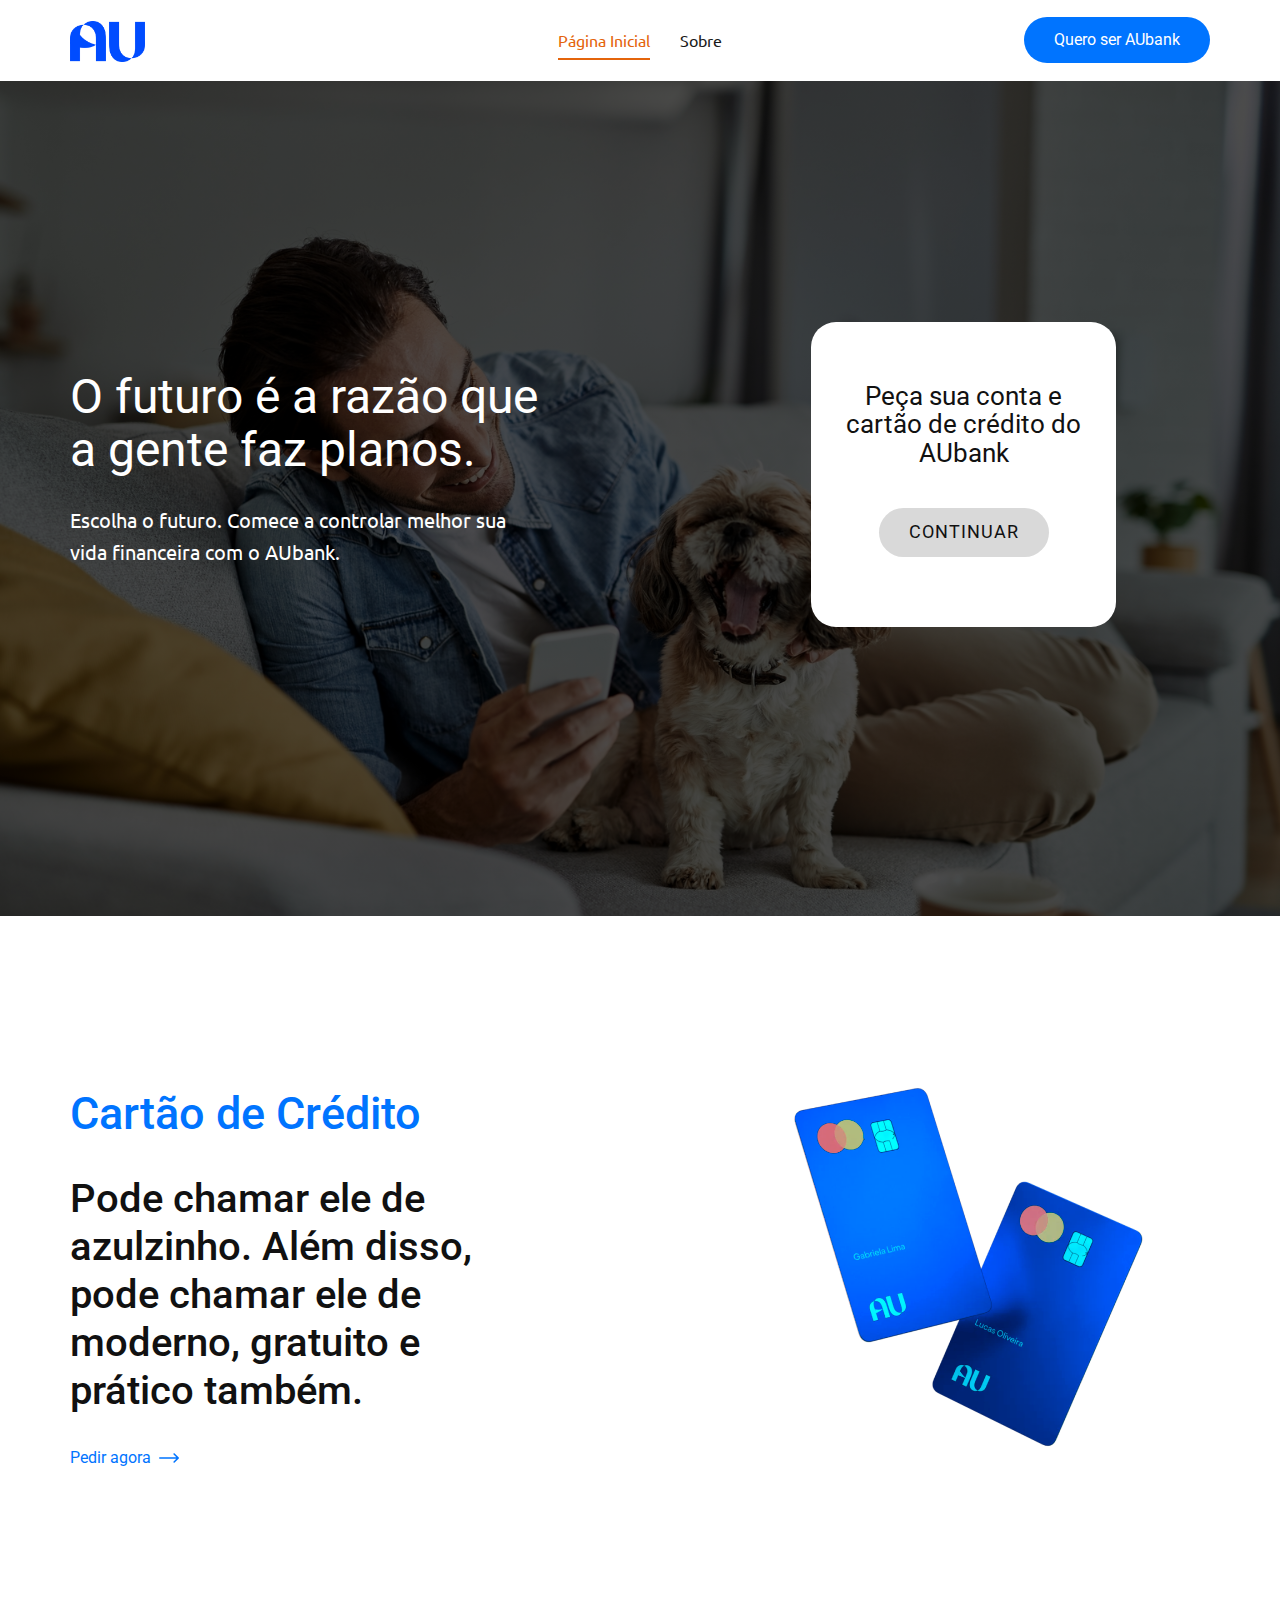
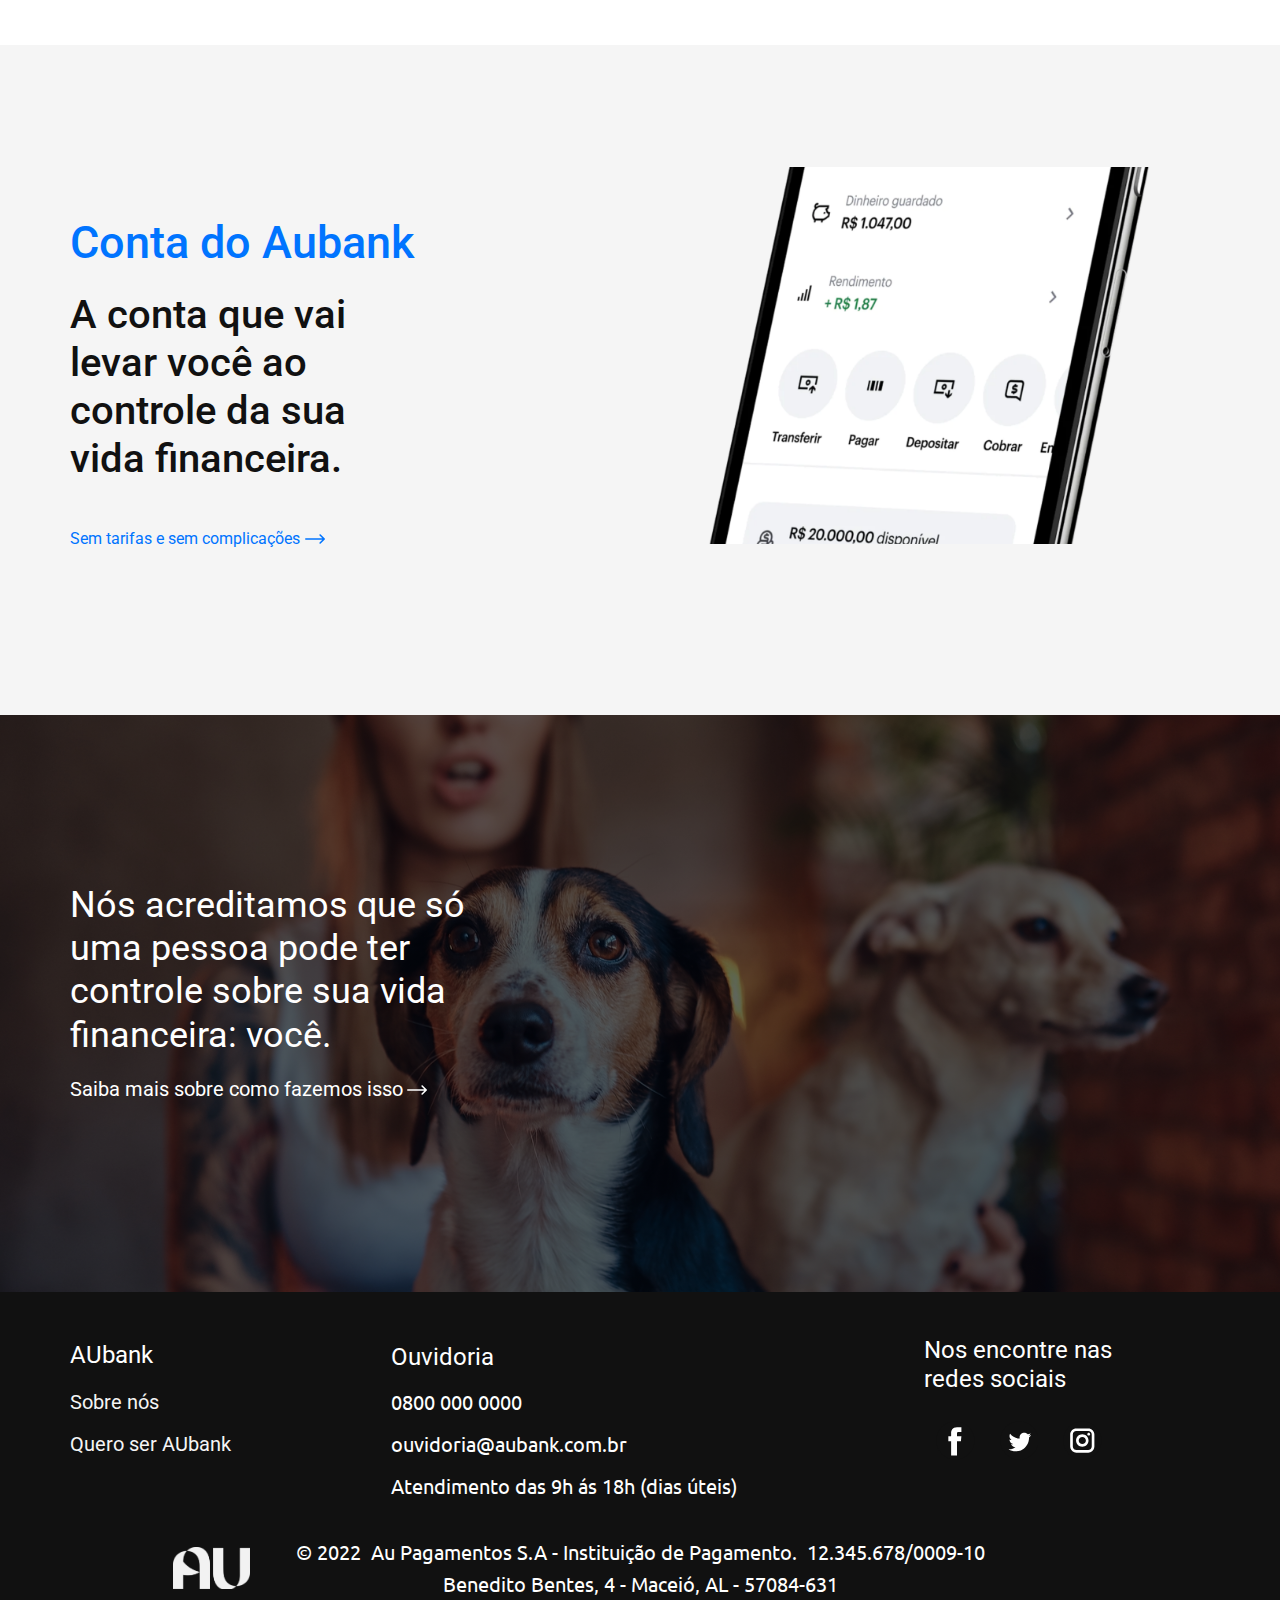
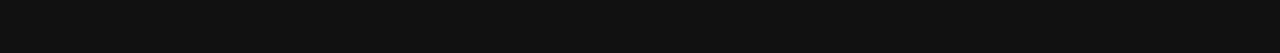
<file: index.html>
<!DOCTYPE html>
<html style="font-size: 16px;">
  <head>
    <meta name="viewport" content="width=device-width, initial-scale=1.0">
    <meta charset="utf-8">
    <meta name="keywords" content="Websites.
Applications.
Brands, Who We Are, ​User Interface Design and Development, The power of branding, ​​Architecting the digital, 1, 2, 3, 4, 5, 6, Meet The Team, ​Corporate identity, Our Portfolio, Follow Us">
    <meta name="description" content="">
    <meta name="page_type" content="np-template-header-footer-from-plugin">
    <title>Página Inicial</title>
    <link rel="stylesheet" href="nicepage.css" media="screen">
<link rel="stylesheet" href="Página-Inicial.css" media="screen">
    <script class="u-script" type="text/javascript" src="jquery.js" defer=""></script>
    <script class="u-script" type="text/javascript" src="nicepage.js" defer=""></script>
    <meta name="generator" content="Nicepage 4.10.5, nicepage.com">
    <link id="u-theme-google-font" rel="stylesheet" href="https://fonts.googleapis.com/css?family=Ubuntu:300,300i,400,400i,500,500i,700,700i|Magra:400,700">
    <link id="u-page-google-font" rel="stylesheet" href="https://fonts.googleapis.com/css?family=Roboto:100,100i,300,300i,400,400i,500,500i,700,700i,900,900i">
    
    
    
    
    
    
    <script type="application/ld+json">{
		"@context": "http://schema.org",
		"@type": "Organization",
		"name": "",
		"logo": "images/logo-azul2.png",
		"sameAs": [
				"https://facebook.com",
				"https://twitter.com",
				"https://instagram.com"
		]
}</script>
    <meta name="theme-color" content="#e4640b">
    <meta name="twitter:site" content="@">
    <meta name="twitter:card" content="summary_large_image">
    <meta name="twitter:title" content="Página Inicial">
    <meta name="twitter:description" content="">
    <meta property="og:title" content="Página Inicial">
    <meta property="og:type" content="website">
  </head>
  <body data-home-page="Página-Inicial.html" data-home-page-title="Página Inicial" class="u-body u-xl-mode"><header class="u-clearfix u-header u-header" id="sec-435e"><div class="u-clearfix u-sheet u-sheet-1">
        <a href="Conta.html" data-page-id="180149225" class="u-border-none u-btn u-btn-round u-button-style u-custom-color-1 u-custom-font u-font-roboto u-radius-30 u-text-active-white u-text-hover-white u-btn-1">Quero ser AUbank</a>
        <nav class="u-menu u-menu-dropdown u-offcanvas u-menu-1" data-responsive-from="XXL">
          <div class="menu-collapse" style="font-size: 1rem; letter-spacing: 0px;">
            <a class="u-button-style u-custom-left-right-menu-spacing u-custom-padding-bottom u-custom-top-bottom-menu-spacing u-nav-link u-text-active-palette-1-base u-text-hover-palette-2-base" href="#">
              <svg class="u-svg-link" viewBox="0 0 24 24"><use xmlns:xlink="http://www.w3.org/1999/xlink" xlink:href="#menu-hamburger"></use></svg>
              <svg class="u-svg-content" version="1.1" id="menu-hamburger" viewBox="0 0 16 16" x="0px" y="0px" xmlns:xlink="http://www.w3.org/1999/xlink" xmlns="http://www.w3.org/2000/svg"><g><rect y="1" width="16" height="2"></rect><rect y="7" width="16" height="2"></rect><rect y="13" width="16" height="2"></rect>
</g></svg>
            </a>
          </div>
          <div class="u-custom-menu u-nav-container">
            <ul class="u-nav u-spacing-30 u-unstyled u-nav-1"><li class="u-nav-item"><a class="u-border-2 u-border-active-palette-1-base u-border-hover-palette-1-base u-border-no-left u-border-no-right u-border-no-top u-button-style u-nav-link u-text-active-palette-1-base u-text-grey-90 u-text-hover-grey-90" href="Página-Inicial.html" style="padding: 10px 0px;">Página Inicial</a>
</li><li class="u-nav-item"><a class="u-border-2 u-border-active-palette-1-base u-border-hover-palette-1-base u-border-no-left u-border-no-right u-border-no-top u-button-style u-nav-link u-text-active-palette-1-base u-text-grey-90 u-text-hover-grey-90" href="Sobre.html" style="padding: 10px 0px;">Sobre</a>
</li></ul>
          </div>
          <div class="u-custom-menu u-nav-container-collapse">
            <div class="u-black u-container-style u-inner-container-layout u-opacity u-opacity-95 u-sidenav">
              <div class="u-inner-container-layout u-sidenav-overflow">
                <div class="u-menu-close"></div>
                <ul class="u-align-center u-nav u-popupmenu-items u-unstyled u-nav-2"><li class="u-nav-item"><a class="u-button-style u-nav-link" href="Página-Inicial.html">Página Inicial</a>
</li><li class="u-nav-item"><a class="u-button-style u-nav-link" href="Sobre.html">Sobre</a>
</li></ul>
              </div>
            </div>
            <div class="u-black u-menu-overlay u-opacity u-opacity-70"></div>
          </div>
        </nav>
        <a href="Página-Inicial.html" data-page-id="155417333" class="u-image u-logo u-image-1" data-image-width="1030" data-image-height="568" title="Página Inicial">
          <img class="u-logo-image u-logo-image-1" src="images/logo-azul2.png">
        </a>
      </div></header>
    <section class="u-align-center u-clearfix u-image u-shading u-section-1" src="" data-image-width="6000" data-image-height="4000" id="sec-42a1">
      <div class="u-clearfix u-sheet u-sheet-1">
        <h1 class="u-align-left u-custom-font u-font-roboto u-text u-title u-text-1"> O futuro é a razão que a gente faz planos.</h1>
        <p class="u-align-left u-large-text u-text u-text-variant u-text-2"> Escolha o futuro. Comece a controlar melhor sua vida financeira com o AUbank.</p>
        <div class="u-align-center u-container-style u-group u-preserve-proportions u-radius-25 u-shape-round u-white u-group-1">
          <div class="u-container-layout u-container-layout-1">
            <h1 class="u-custom-font u-font-roboto u-text u-text-3"> Peça sua conta e cartão de crédito do AUbank</h1>
            <a href="Conta.html" data-page-id="180149225" class="u-border-none u-btn u-btn-round u-button-style u-custom-color-4 u-custom-font u-font-roboto u-radius-50 u-btn-1">CONTIN<span style="font-weight: 400;"></span>UAR
            </a>
          </div>
        </div>
      </div>
    </section>
    <section class="u-clearfix u-section-2" id="sec-4453">
      <div class="u-align-left u-clearfix u-sheet u-sheet-1">
        <p class="u-custom-font u-font-roboto u-text u-text-custom-color-1 u-text-default u-text-1"> Cartão de Crédito</p>
        <img class="u-image u-image-default u-image-1" src="images/cartao-azul2.png" alt="" data-image-width="480" data-image-height="377">
        <p class="u-align-left u-custom-font u-font-roboto u-text u-text-custom-color-2 u-text-2">
          <span style="font-size: 2.5rem;">Pode chamar ele de&nbsp;<br>azulzinho. Além disso,&nbsp;<br>pode chamar ele de&nbsp;<br>moderno, gratuito e&nbsp;<br>prático também.
          </span>
        </p>
        <a href="Conta.html" data-page-id="180149225" class="u-border-none u-btn u-button-style u-custom-font u-font-roboto u-none u-text-custom-color-1 u-text-hover-black u-btn-1">
          <span style="font-size: 1rem;">
            <span style="font-weight: 400;">Pedir agora</span>&nbsp;
          </span><span class="u-icon u-text-custom-color-1"><svg class="u-svg-content" viewBox="0 0 512 512" x="0px" y="0px" style="width: 1em; height: 1em;"><path d="M506.134,241.843c-0.006-0.006-0.011-0.013-0.018-0.019l-104.504-104c-7.829-7.791-20.492-7.762-28.285,0.068 c-7.792,7.829-7.762,20.492,0.067,28.284L443.558,236H20c-11.046,0-20,8.954-20,20c0,11.046,8.954,20,20,20h423.557 l-70.162,69.824c-7.829,7.792-7.859,20.455-0.067,28.284c7.793,7.831,20.457,7.858,28.285,0.068l104.504-104 c0.006-.006,0.011-.013,0.018-.019C513.968,262.339,513.943,249.635,506.134,241.843z"></path></svg><img></span>
        </a>
      </div>
    </section>
    <section class="u-clearfix u-custom-color-3 u-section-3" id="carousel_9b14">
      <div class="u-align-left u-clearfix u-sheet u-sheet-1">
        <p class="u-custom-font u-font-roboto u-text u-text-custom-color-1 u-text-default u-text-1"> Conta do Aubank</p>
        <img class="u-image u-image-default u-image-1" src="images/conta-aubank.png" alt="" data-image-width="643" data-image-height="479">
        <p class="u-align-left u-custom-font u-font-roboto u-text u-text-custom-color-2 u-text-2"> A conta que vai levar você ao controle da sua vida financeira.</p>
        <a href="Conta.html" data-page-id="180149225" class="u-border-none u-btn u-button-style u-custom-font u-font-roboto u-none u-text-custom-color-1 u-text-hover-black u-btn-1">
          <span style="font-weight: 400; font-size: 1rem;">Sem tarifas e sem complicações</span>&nbsp;<span class="u-icon u-text-custom-color-1"><svg class="u-svg-content" viewBox="0 0 512 512" x="0px" y="0px" style="width: 1em; height: 1em;"><path d="M506.134,241.843c-0.006-0.006-0.011-0.013-0.018-0.019l-104.504-104c-7.829-7.791-20.492-7.762-28.285,0.068 c-7.792,7.829-7.762,20.492,0.067,28.284L443.558,236H20c-11.046,0-20,8.954-20,20c0,11.046,8.954,20,20,20h423.557 l-70.162,69.824c-7.829,7.792-7.859,20.455-0.067,28.284c7.793,7.831,20.457,7.858,28.285,0.068l104.504-104 c0.006-.006,0.011-.013,0.018-.019C513.968,262.339,513.943,249.635,506.134,241.843z"></path></svg><img></span>
        </a>
      </div>
    </section>
    <section class="u-clearfix u-image u-shading u-section-4" id="sec-69c4" data-image-width="1600" data-image-height="1067">
      <div class="u-align-left u-clearfix u-sheet u-sheet-1">
        <p class="u-align-left u-custom-font u-font-roboto u-text u-text-white u-text-1"> Nós acreditamos que só uma pessoa pode ter controle sobre sua vida financeira: você.</p>
        <a href="Sobre.html" data-page-id="143712856" class="u-border-none u-btn u-button-style u-custom-font u-font-roboto u-none u-text-hover-custom-color-1 u-text-white u-btn-1">
          <span style="font-size: 1rem;"></span>Saiba mais sobre como fazemos isso<span style="font-size: 1rem;">&nbsp;</span><span class="u-icon u-text-white"><svg class="u-svg-content" viewBox="0 0 512 512" x="0px" y="0px" style="width: 1em; height: 1em;"><path d="M506.134,241.843c-0.006-0.006-0.011-0.013-0.018-0.019l-104.504-104c-7.829-7.791-20.492-7.762-28.285,0.068 c-7.792,7.829-7.762,20.492,0.067,28.284L443.558,236H20c-11.046,0-20,8.954-20,20c0,11.046,8.954,20,20,20h423.557 l-70.162,69.824c-7.829,7.792-7.859,20.455-0.067,28.284c7.793,7.831,20.457,7.858,28.285,0.068l104.504-104 c0.006-.006,0.011-.013,0.018-.019C513.968,262.339,513.943,249.635,506.134,241.843z"></path></svg><img></span>
        </a>
      </div>
    </section>
    
    
    
    <footer class="u-align-center u-clearfix u-custom-color-2 u-footer u-footer" id="sec-b1e0"><div class="u-clearfix u-sheet u-sheet-1">
        <p class="u-custom-font u-font-roboto u-text u-text-default u-text-1">AUbank</p>
        <p class="u-align-left u-custom-font u-font-roboto u-text u-text-2">Nos encontre nas redes sociais</p>
        <p class="u-custom-font u-font-roboto u-text u-text-default u-text-3">Ouvidoria</p>
        <a href="Sobre.html" data-page-id="143712856" class="u-border-none u-btn u-button-style u-custom-font u-font-roboto u-none u-text-custom-color-3 u-text-hover-custom-color-1 u-btn-1">Sobre nós</a>
        <p class="u-text u-text-default u-text-4">0800 000 0000&nbsp;</p>
        <a href="Conta.html" data-page-id="180149225" class="u-border-none u-btn u-button-style u-custom-font u-font-roboto u-none u-text-custom-color-3 u-text-hover-custom-color-1 u-btn-2">Quero ser AUbank</a>
        <p class="u-text u-text-default u-text-5">ouvidoria@aubank.com.br</p>
        <div class="u-social-icons u-spacing-25 u-social-icons-1">
          <a class="u-social-url" title="facebook" target="_blank" href="https://facebook.com"><span class="u-icon u-social-facebook u-social-icon u-text-custom-color-2 u-icon-1"><svg class="u-svg-link" preserveAspectRatio="xMidYMin slice" viewBox="0 0 112 112" style=""><use xmlns:xlink="http://www.w3.org/1999/xlink" xlink:href="#svg-9f62"></use></svg><svg class="u-svg-content" viewBox="0 0 112 112" x="0" y="0" id="svg-9f62"><circle fill="currentColor" cx="56.1" cy="56.1" r="55"></circle><path fill="#FFFFFF" d="M73.5,31.6h-9.1c-1.4,0-3.6,0.8-3.6,3.9v8.5h12.6L72,58.3H60.8v40.8H43.9V58.3h-8V43.9h8v-9.2
c0-6.7,3.1-17,17-17h12.5v13.9H73.5z"></path></svg></span>
          </a>
          <a class="u-social-url" title="twitter" target="_blank" href="https://twitter.com"><span class="u-icon u-social-icon u-social-twitter u-text-custom-color-2 u-icon-2"><svg class="u-svg-link" preserveAspectRatio="xMidYMin slice" viewBox="0 0 112 112" style=""><use xmlns:xlink="http://www.w3.org/1999/xlink" xlink:href="#svg-5b41"></use></svg><svg class="u-svg-content" viewBox="0 0 112 112" x="0" y="0" id="svg-5b41"><circle fill="currentColor" class="st0" cx="56.1" cy="56.1" r="55"></circle><path fill="#FFFFFF" d="M83.8,47.3c0,0.6,0,1.2,0,1.7c0,17.7-13.5,38.2-38.2,38.2C38,87.2,31,85,25,81.2c1,0.1,2.1,0.2,3.2,0.2
c6.3,0,12.1-2.1,16.7-5.7c-5.9-0.1-10.8-4-12.5-9.3c0.8,0.2,1.7,0.2,2.5,0.2c1.2,0,2.4-0.2,3.5-0.5c-6.1-1.2-10.8-6.7-10.8-13.1
c0-0.1,0-0.1,0-0.2c1.8,1,3.9,1.6,6.1,1.7c-3.6-2.4-6-6.5-6-11.2c0-2.5,0.7-4.8,1.8-6.7c6.6,8.1,16.5,13.5,27.6,14
c-0.2-1-0.3-2-0.3-3.1c0-7.4,6-13.4,13.4-13.4c3.9,0,7.3,1.6,9.8,4.2c3.1-0.6,5.9-1.7,8.5-3.3c-1,3.1-3.1,5.8-5.9,7.4
c2.7-0.3,5.3-1,7.7-2.1C88.7,43,86.4,45.4,83.8,47.3z"></path></svg></span>
          </a>
          <a class="u-social-url" title="instagram" target="_blank" href="https://instagram.com"><span class="u-icon u-social-icon u-social-instagram u-text-custom-color-2 u-icon-3"><svg class="u-svg-link" preserveAspectRatio="xMidYMin slice" viewBox="0 0 112 112" style=""><use xmlns:xlink="http://www.w3.org/1999/xlink" xlink:href="#svg-a195"></use></svg><svg class="u-svg-content" viewBox="0 0 112 112" x="0" y="0" id="svg-a195"><circle fill="currentColor" cx="56.1" cy="56.1" r="55"></circle><path fill="#FFFFFF" d="M55.9,38.2c-9.9,0-17.9,8-17.9,17.9C38,66,46,74,55.9,74c9.9,0,17.9-8,17.9-17.9C73.8,46.2,65.8,38.2,55.9,38.2
z M55.9,66.4c-5.7,0-10.3-4.6-10.3-10.3c-0.1-5.7,4.6-10.3,10.3-10.3c5.7,0,10.3,4.6,10.3,10.3C66.2,61.8,61.6,66.4,55.9,66.4z"></path><path fill="#FFFFFF" d="M74.3,33.5c-2.3,0-4.2,1.9-4.2,4.2s1.9,4.2,4.2,4.2s4.2-1.9,4.2-4.2S76.6,33.5,74.3,33.5z"></path><path fill="#FFFFFF" d="M73.1,21.3H38.6c-9.7,0-17.5,7.9-17.5,17.5v34.5c0,9.7,7.9,17.6,17.5,17.6h34.5c9.7,0,17.5-7.9,17.5-17.5V38.8
C90.6,29.1,82.7,21.3,73.1,21.3z M83,73.3c0,5.5-4.5,9.9-9.9,9.9H38.6c-5.5,0-9.9-4.5-9.9-9.9V38.8c0-5.5,4.5-9.9,9.9-9.9h34.5
c5.5,0,9.9,4.5,9.9,9.9V73.3z"></path></svg></span>
          </a>
        </div>
        <p class="u-text u-text-default u-text-6">Atendimento das 9h&nbsp;ás 18h (dias úteis)&nbsp;</p>
        <p class="u-text u-text-default u-text-7"> © 2022&nbsp; Au Pagamentos S.A - Instituição de Pagamento.&nbsp;&nbsp;12.345.678/0009-10<br>Benedito Bentes, 4 - Maceió, AL - 57084-631
        </p>
        <img class="u-image u-image-default u-image-1" src="images/f22fb47c-8602-47f0-8f2f-7c3a15698e83.png" alt="" data-image-width="375" data-image-height="207">
      </div>
</file>
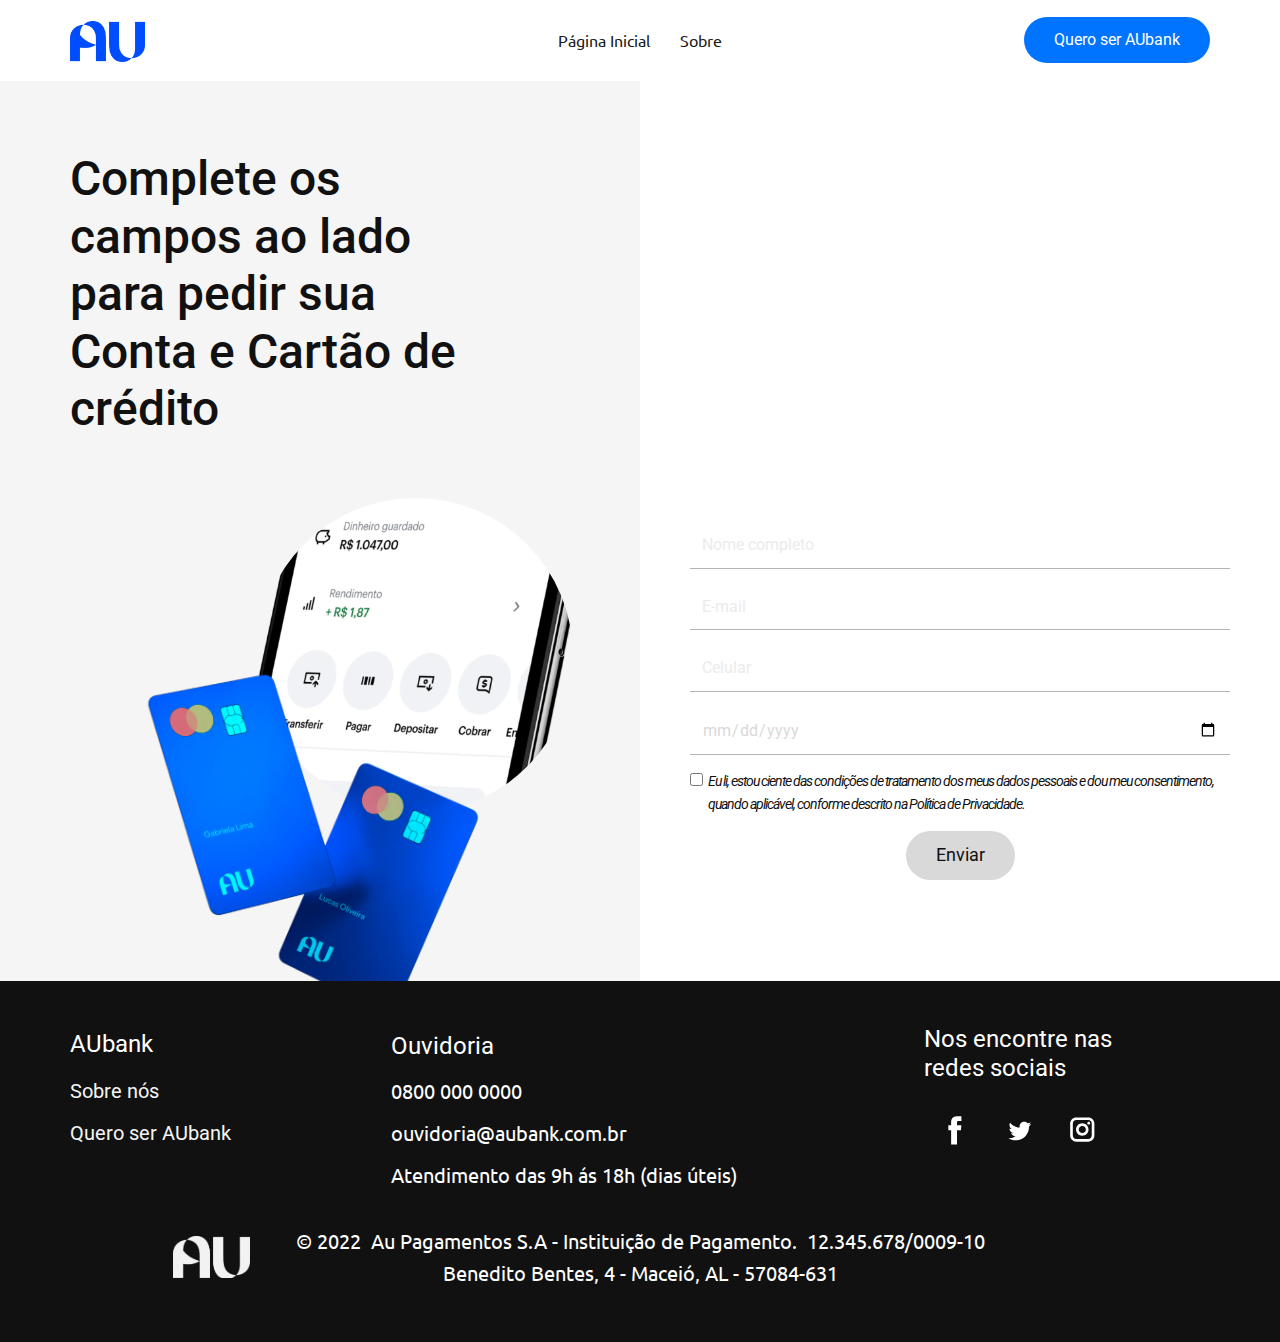
<file: Conta.html>
<!DOCTYPE html>
<html style="font-size: 16px;">
  <head>
    <meta name="viewport" content="width=device-width, initial-scale=1.0">
    <meta charset="utf-8">
    <meta name="keywords" content="$10 Off withEmail Signup">
    <meta name="description" content="">
    <meta name="page_type" content="np-template-header-footer-from-plugin">
    <title>Conta</title>
    <link rel="stylesheet" href="nicepage.css" media="screen">
<link rel="stylesheet" href="Conta.css" media="screen">
    <script class="u-script" type="text/javascript" src="jquery.js" defer=""></script>
    <script class="u-script" type="text/javascript" src="nicepage.js" defer=""></script>
    <meta name="generator" content="Nicepage 4.10.5, nicepage.com">
    <link id="u-theme-google-font" rel="stylesheet" href="https://fonts.googleapis.com/css?family=Ubuntu:300,300i,400,400i,500,500i,700,700i|Magra:400,700">
    <link id="u-page-google-font" rel="stylesheet" href="https://fonts.googleapis.com/css?family=Roboto:100,100i,300,300i,400,400i,500,500i,700,700i,900,900i">
    
    
    
    <script type="application/ld+json">{
		"@context": "http://schema.org",
		"@type": "Organization",
		"name": "",
		"logo": "images/logo-azul2.png",
		"sameAs": [
				"https://facebook.com",
				"https://twitter.com",
				"https://instagram.com"
		]
}</script>
    <meta name="theme-color" content="#e4640b">
    <meta name="twitter:site" content="@">
    <meta name="twitter:card" content="summary_large_image">
    <meta name="twitter:title" content="Conta">
    <meta name="twitter:description" content="">
    <meta property="og:title" content="Conta">
    <meta property="og:type" content="website">
  </head>
  <body class="u-body u-xl-mode"><header class="u-clearfix u-header u-header" id="sec-435e"><div class="u-clearfix u-sheet u-sheet-1">
        <a href="Conta.html" data-page-id="180149225" class="u-border-none u-btn u-btn-round u-button-style u-custom-color-1 u-custom-font u-font-roboto u-radius-30 u-text-active-white u-text-hover-white u-btn-1">Quero ser AUbank</a>
        <nav class="u-menu u-menu-dropdown u-offcanvas u-menu-1" data-responsive-from="XXL">
          <div class="menu-collapse" style="font-size: 1rem; letter-spacing: 0px;">
            <a class="u-button-style u-custom-left-right-menu-spacing u-custom-padding-bottom u-custom-top-bottom-menu-spacing u-nav-link u-text-active-palette-1-base u-text-hover-palette-2-base" href="#">
              <svg class="u-svg-link" viewBox="0 0 24 24"><use xmlns:xlink="http://www.w3.org/1999/xlink" xlink:href="#menu-hamburger"></use></svg>
              <svg class="u-svg-content" version="1.1" id="menu-hamburger" viewBox="0 0 16 16" x="0px" y="0px" xmlns:xlink="http://www.w3.org/1999/xlink" xmlns="http://www.w3.org/2000/svg"><g><rect y="1" width="16" height="2"></rect><rect y="7" width="16" height="2"></rect><rect y="13" width="16" height="2"></rect>
</g></svg>
            </a>
          </div>
          <div class="u-custom-menu u-nav-container">
            <ul class="u-nav u-spacing-30 u-unstyled u-nav-1"><li class="u-nav-item"><a class="u-border-2 u-border-active-palette-1-base u-border-hover-palette-1-base u-border-no-left u-border-no-right u-border-no-top u-button-style u-nav-link u-text-active-palette-1-base u-text-grey-90 u-text-hover-grey-90" href="Página-Inicial.html" style="padding: 10px 0px;">Página Inicial</a>
</li><li class="u-nav-item"><a class="u-border-2 u-border-active-palette-1-base u-border-hover-palette-1-base u-border-no-left u-border-no-right u-border-no-top u-button-style u-nav-link u-text-active-palette-1-base u-text-grey-90 u-text-hover-grey-90" href="Sobre.html" style="padding: 10px 0px;">Sobre</a>
</li></ul>
          </div>
          <div class="u-custom-menu u-nav-container-collapse">
            <div class="u-black u-container-style u-inner-container-layout u-opacity u-opacity-95 u-sidenav">
              <div class="u-inner-container-layout u-sidenav-overflow">
                <div class="u-menu-close"></div>
                <ul class="u-align-center u-nav u-popupmenu-items u-unstyled u-nav-2"><li class="u-nav-item"><a class="u-button-style u-nav-link" href="Página-Inicial.html">Página Inicial</a>
</li><li class="u-nav-item"><a class="u-button-style u-nav-link" href="Sobre.html">Sobre</a>
</li></ul>
              </div>
            </div>
            <div class="u-black u-menu-overlay u-opacity u-opacity-70"></div>
          </div>
        </nav>
        <a href="Página-Inicial.html" data-page-id="155417333" class="u-image u-logo u-image-1" data-image-width="1030" data-image-height="568" title="Página Inicial">
          <img class="u-logo-image u-logo-image-1" src="images/logo-azul2.png">
        </a>
      </div></header>
    <section class="u-align-left u-clearfix u-section-1" id="sec-c15b">
      <div class="u-custom-color-3 u-expanded-height u-shape u-shape-rectangle u-shape-1"></div>
      <p class="u-custom-font u-font-roboto u-text u-text-1"> Complete os campos ao lado para pedir sua Conta e Cartão de crédito</p>
      <div class="u-image u-image-circle u-image-1" alt="" data-image-width="643" data-image-height="479"></div>
      <img class="u-image u-image-default u-image-2" src="images/cartao-azul2-8.png" alt="" data-image-width="480" data-image-height="377">
      <div class="u-form u-form-1">
        <form action="#" method="POST" class="u-clearfix u-form-spacing-15 u-form-vertical u-inner-form" style="padding: 15px;" source="email" name="form">
          <div class="u-form-group u-form-name u-label-top u-form-group-1">
            <label for="name-6797" class="u-custom-font u-font-roboto u-form-control-hidden u-label u-text-custom-color-2 u-label-1"></label>
            <input type="text" placeholder="Nome completo" id="name-6797" name="nome" class="u-border-1 u-border-grey-30 u-border-no-left u-border-no-right u-border-no-top u-custom-font u-font-roboto u-input u-input-rectangle u-text-custom-color-4 u-white u-input-1" required="">
          </div>
          <div class="u-form-email u-form-group u-label-top u-form-group-2">
            <label for="email-6797" class="u-custom-font u-font-roboto u-form-control-hidden u-label u-text-custom-color-2 u-label-2"></label>
            <input type="email" placeholder="E-mail" id="email-6797" name="email" class="u-border-1 u-border-grey-30 u-border-no-left u-border-no-right u-border-no-top u-custom-font u-font-roboto u-input u-input-rectangle u-text-custom-color-4 u-white u-input-2" required="">
          </div>
          <div class="u-form-group u-form-phone u-label-top u-form-group-3">
            <label for="phone-8024" class="u-custom-font u-font-roboto u-form-control-hidden u-label u-text-custom-color-2 u-label-3"></label>
            <input type="tel" pattern="\+?\d{0,3}[\s\(\-]?([0-9]{2,3})[\s\)\-]?([\s\-]?)([0-9]{3})[\s\-]?([0-9]{2})[\s\-]?([0-9]{2})" placeholder="Celular" id="phone-8024" name="celular" class="u-border-1 u-border-grey-30 u-border-no-left u-border-no-right u-border-no-top u-custom-font u-font-roboto u-input u-input-rectangle u-text-custom-color-4 u-white u-input-3" required="">
          </div>
          <div class="u-form-date u-form-group u-label-top u-form-group-4">
            <label for="date-296f" class="u-custom-font u-font-roboto u-form-control-hidden u-label u-text-custom-color-2 u-label-4"></label>
            <input type="date" placeholder="Data de nascimento" id="date-296f" name="data" class="u-border-1 u-border-grey-30 u-border-no-left u-border-no-right u-border-no-top u-custom-font u-font-roboto u-input u-input-rectangle u-text-custom-color-4 u-white u-input-4" required="">
          </div>
          <div class="u-form-checkbox u-form-group u-label-top u-form-group-5">
            <input type="checkbox" id="agree-d18c" name="agree" class="u-agree-checkbox" required="required">
            <label for="agree-d18c" class="u-custom-font u-font-roboto u-label u-text-custom-color-2 u-label-5">Eu li, estou ciente das condições de tratamento dos meus dados pessoais e dou meu consentimento, quando aplicável, conforme descrito na Política de Privacidade.</label>
          </div>
          <div class="u-align-center u-form-group u-form-submit u-label-top u-form-group-6">
            <input type="submit" value="submit" class="u-form-control-hidden">
            <a href="#" class="u-btn u-btn-round u-btn-submit u-button-style u-custom-color-4 u-custom-font u-font-roboto u-radius-50 u-btn-1">Enviar</a>
          </div>
          <div class="u-form-send-message u-form-send-success">Thank you! Your message has been sent.</div>
          <div class="u-form-send-error u-form-send-message">Unable to send your message. Please fix errors then try again.</div>
          <input type="hidden" value="" name="recaptchaResponse">
        </form>
      </div>
    </section>
    
    
    
    <footer class="u-align-center u-clearfix u-custom-color-2 u-footer u-footer" id="sec-b1e0"><div class="u-clearfix u-sheet u-sheet-1">
        <p class="u-custom-font u-font-roboto u-text u-text-default u-text-1">AUbank</p>
        <p class="u-align-left u-custom-font u-font-roboto u-text u-text-2">Nos encontre nas redes sociais</p>
        <p class="u-custom-font u-font-roboto u-text u-text-default u-text-3">Ouvidoria</p>
        <a href="Sobre.html" data-page-id="143712856" class="u-border-none u-btn u-button-style u-custom-font u-font-roboto u-none u-text-custom-color-3 u-text-hover-custom-color-1 u-btn-1">Sobre nós</a>
        <p class="u-text u-text-default u-text-4">0800 000 0000&nbsp;</p>
        <a href="Conta.html" data-page-id="180149225" class="u-border-none u-btn u-button-style u-custom-font u-font-roboto u-none u-text-custom-color-3 u-text-hover-custom-color-1 u-btn-2">Quero ser AUbank</a>
        <p class="u-text u-text-default u-text-5">ouvidoria@aubank.com.br</p>
        <div class="u-social-icons u-spacing-25 u-social-icons-1">
          <a class="u-social-url" title="facebook" target="_blank" href="https://facebook.com"><span class="u-icon u-social-facebook u-social-icon u-text-custom-color-2 u-icon-1"><svg class="u-svg-link" preserveAspectRatio="xMidYMin slice" viewBox="0 0 112 112" style=""><use xmlns:xlink="http://www.w3.org/1999/xlink" xlink:href="#svg-9f62"></use></svg><svg class="u-svg-content" viewBox="0 0 112 112" x="0" y="0" id="svg-9f62"><circle fill="currentColor" cx="56.1" cy="56.1" r="55"></circle><path fill="#FFFFFF" d="M73.5,31.6h-9.1c-1.4,0-3.6,0.8-3.6,3.9v8.5h12.6L72,58.3H60.8v40.8H43.9V58.3h-8V43.9h8v-9.2
c0-6.7,3.1-17,17-17h12.5v13.9H73.5z"></path></svg></span>
          </a>
          <a class="u-social-url" title="twitter" target="_blank" href="https://twitter.com"><span class="u-icon u-social-icon u-social-twitter u-text-custom-color-2 u-icon-2"><svg class="u-svg-link" preserveAspectRatio="xMidYMin slice" viewBox="0 0 112 112" style=""><use xmlns:xlink="http://www.w3.org/1999/xlink" xlink:href="#svg-5b41"></use></svg><svg class="u-svg-content" viewBox="0 0 112 112" x="0" y="0" id="svg-5b41"><circle fill="currentColor" class="st0" cx="56.1" cy="56.1" r="55"></circle><path fill="#FFFFFF" d="M83.8,47.3c0,0.6,0,1.2,0,1.7c0,17.7-13.5,38.2-38.2,38.2C38,87.2,31,85,25,81.2c1,0.1,2.1,0.2,3.2,0.2
c6.3,0,12.1-2.1,16.7-5.7c-5.9-0.1-10.8-4-12.5-9.3c0.8,0.2,1.7,0.2,2.5,0.2c1.2,0,2.4-0.2,3.5-0.5c-6.1-1.2-10.8-6.7-10.8-13.1
c0-0.1,0-0.1,0-0.2c1.8,1,3.9,1.6,6.1,1.7c-3.6-2.4-6-6.5-6-11.2c0-2.5,0.7-4.8,1.8-6.7c6.6,8.1,16.5,13.5,27.6,14
c-0.2-1-0.3-2-0.3-3.1c0-7.4,6-13.4,13.4-13.4c3.9,0,7.3,1.6,9.8,4.2c3.1-0.6,5.9-1.7,8.5-3.3c-1,3.1-3.1,5.8-5.9,7.4
c2.7-0.3,5.3-1,7.7-2.1C88.7,43,86.4,45.4,83.8,47.3z"></path></svg></span>
          </a>
          <a class="u-social-url" title="instagram" target="_blank" href="https://instagram.com"><span class="u-icon u-social-icon u-social-instagram u-text-custom-color-2 u-icon-3"><svg class="u-svg-link" preserveAspectRatio="xMidYMin slice" viewBox="0 0 112 112" style=""><use xmlns:xlink="http://www.w3.org/1999/xlink" xlink:href="#svg-a195"></use></svg><svg class="u-svg-content" viewBox="0 0 112 112" x="0" y="0" id="svg-a195"><circle fill="currentColor" cx="56.1" cy="56.1" r="55"></circle><path fill="#FFFFFF" d="M55.9,38.2c-9.9,0-17.9,8-17.9,17.9C38,66,46,74,55.9,74c9.9,0,17.9-8,17.9-17.9C73.8,46.2,65.8,38.2,55.9,38.2
z M55.9,66.4c-5.7,0-10.3-4.6-10.3-10.3c-0.1-5.7,4.6-10.3,10.3-10.3c5.7,0,10.3,4.6,10.3,10.3C66.2,61.8,61.6,66.4,55.9,66.4z"></path><path fill="#FFFFFF" d="M74.3,33.5c-2.3,0-4.2,1.9-4.2,4.2s1.9,4.2,4.2,4.2s4.2-1.9,4.2-4.2S76.6,33.5,74.3,33.5z"></path><path fill="#FFFFFF" d="M73.1,21.3H38.6c-9.7,0-17.5,7.9-17.5,17.5v34.5c0,9.7,7.9,17.6,17.5,17.6h34.5c9.7,0,17.5-7.9,17.5-17.5V38.8
C90.6,29.1,82.7,21.3,73.1,21.3z M83,73.3c0,5.5-4.5,9.9-9.9,9.9H38.6c-5.5,0-9.9-4.5-9.9-9.9V38.8c0-5.5,4.5-9.9,9.9-9.9h34.5
c5.5,0,9.9,4.5,9.9,9.9V73.3z"></path></svg></span>
          </a>
        </div>
        <p class="u-text u-text-default u-text-6">Atendimento das 9h&nbsp;ás 18h (dias úteis)&nbsp;</p>
        <p class="u-text u-text-default u-text-7"> © 2022&nbsp; Au Pagamentos S.A - Instituição de Pagamento.&nbsp;&nbsp;12.345.678/0009-10<br>Benedito Bentes, 4 - Maceió, AL - 57084-631
        </p>
        <img class="u-image u-image-default u-image-1" src="images/f22fb47c-8602-47f0-8f2f-7c3a15698e83.png" alt="" data-image-width="375" data-image-height="207">
      </div>
</file>
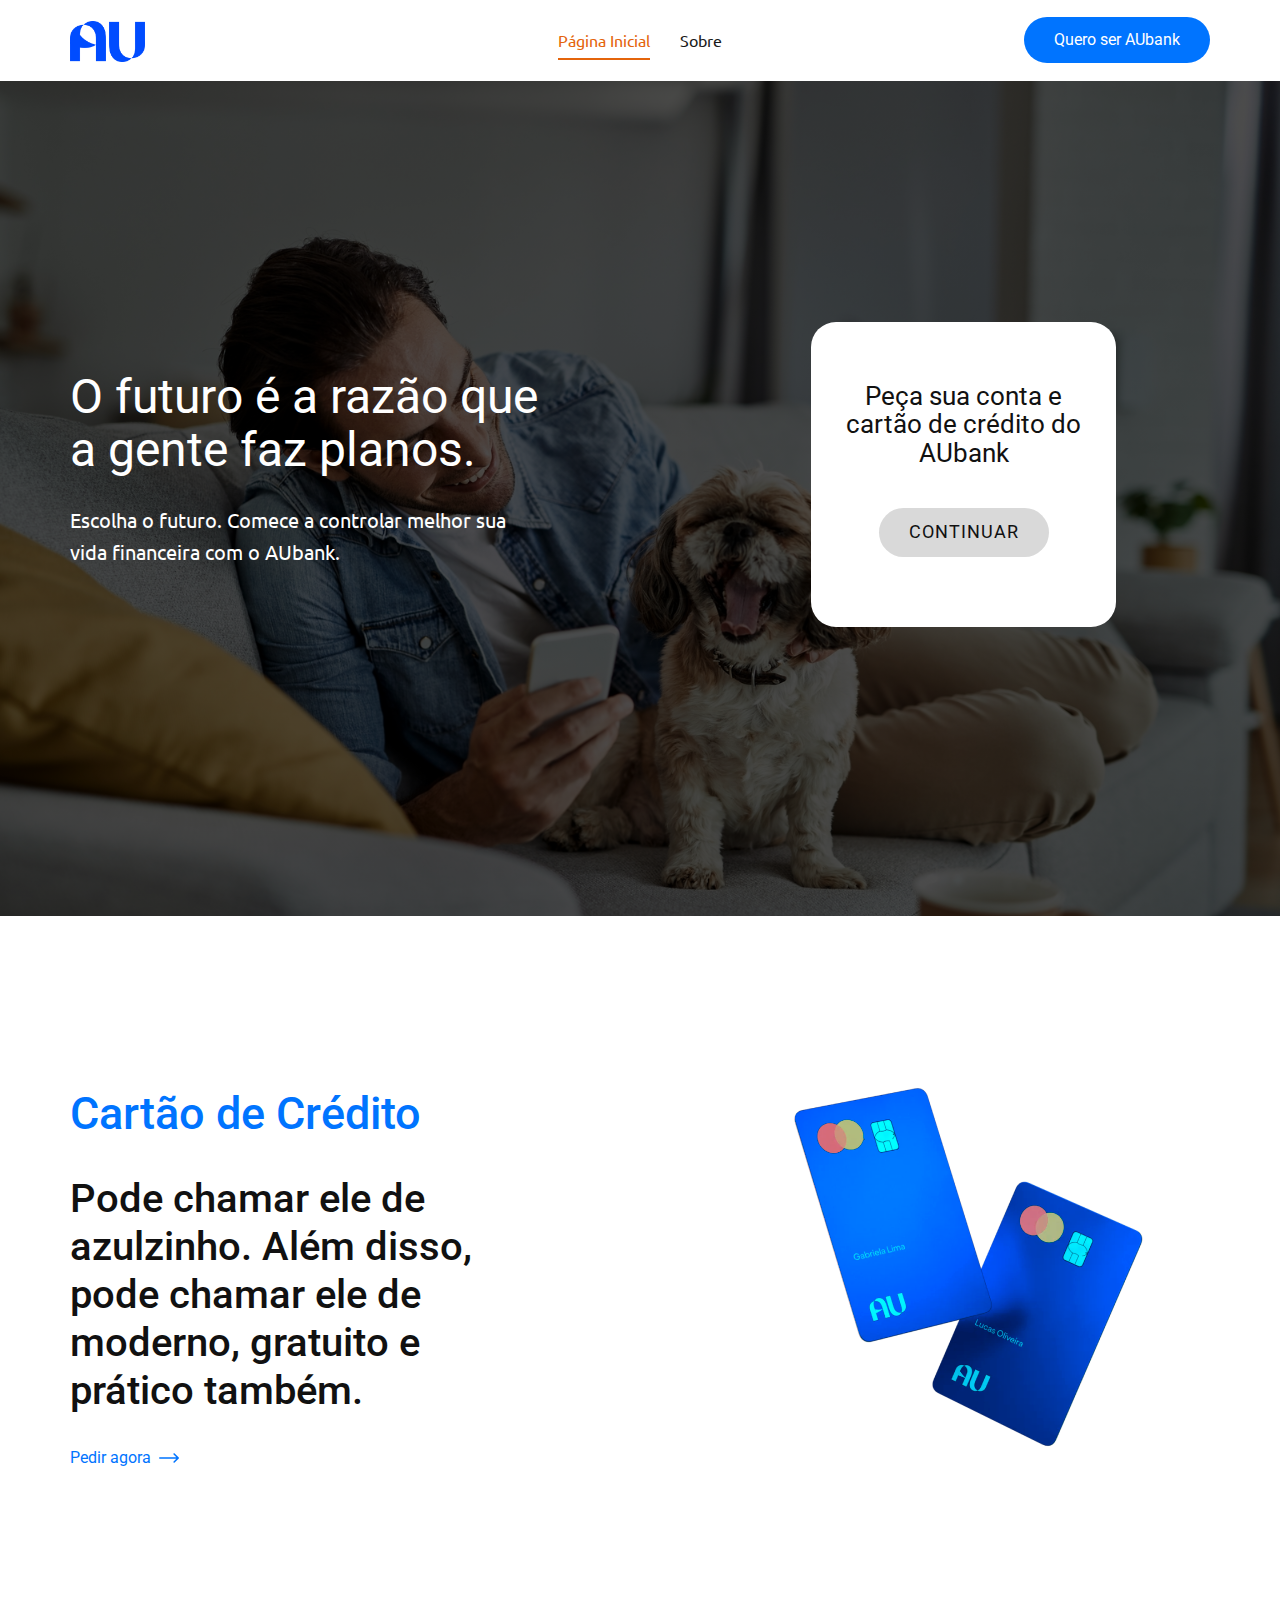
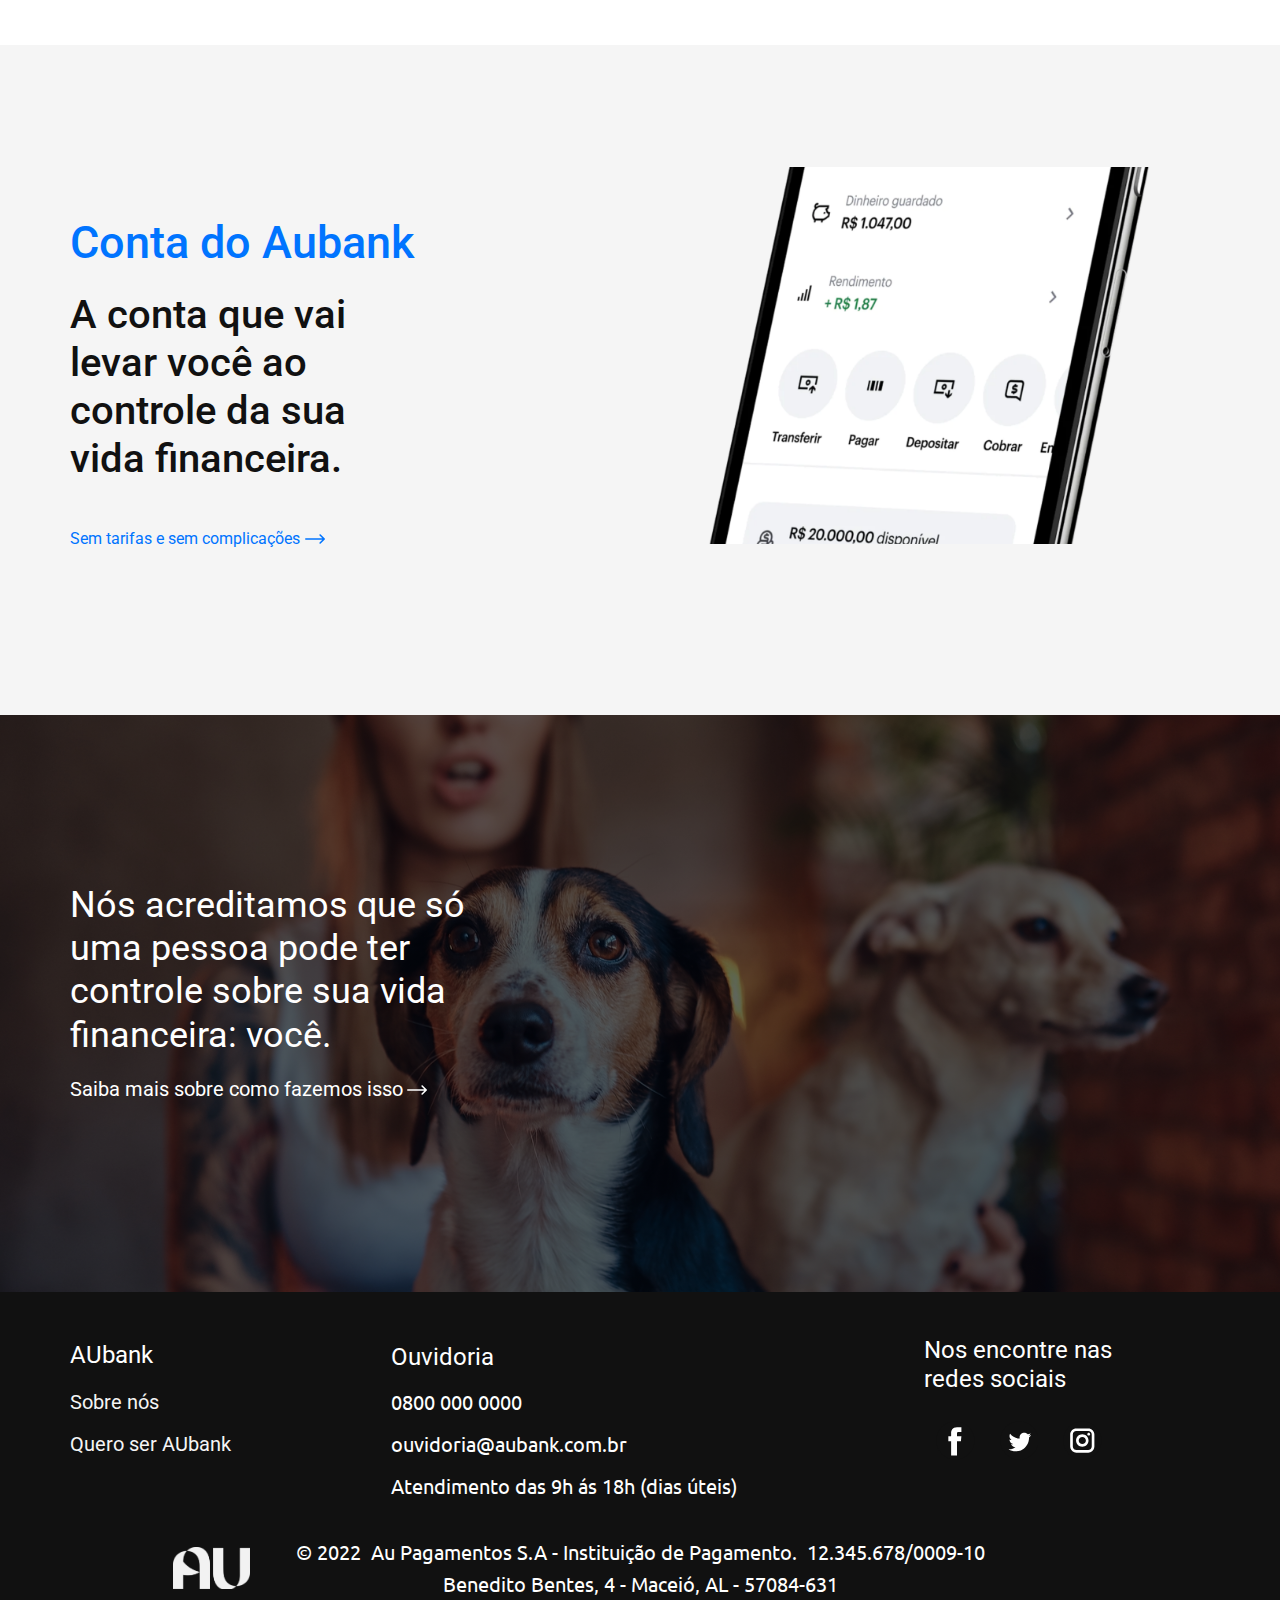
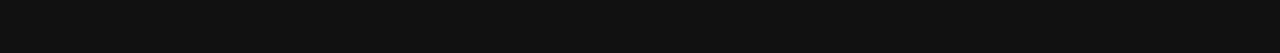
<file: Página-Inicial.html>
<!DOCTYPE html>
<html style="font-size: 16px;">
  <head>
    <meta name="viewport" content="width=device-width, initial-scale=1.0">
    <meta charset="utf-8">
    <meta name="keywords" content="Websites.
Applications.
Brands, Who We Are, ​User Interface Design and Development, The power of branding, ​​Architecting the digital, 1, 2, 3, 4, 5, 6, Meet The Team, ​Corporate identity, Our Portfolio, Follow Us">
    <meta name="description" content="">
    <meta name="page_type" content="np-template-header-footer-from-plugin">
    <title>Página Inicial</title>
    <link rel="stylesheet" href="nicepage.css" media="screen">
<link rel="stylesheet" href="Página-Inicial.css" media="screen">
    <script class="u-script" type="text/javascript" src="jquery.js" defer=""></script>
    <script class="u-script" type="text/javascript" src="nicepage.js" defer=""></script>
    <meta name="generator" content="Nicepage 4.10.5, nicepage.com">
    <link id="u-theme-google-font" rel="stylesheet" href="https://fonts.googleapis.com/css?family=Ubuntu:300,300i,400,400i,500,500i,700,700i|Magra:400,700">
    <link id="u-page-google-font" rel="stylesheet" href="https://fonts.googleapis.com/css?family=Roboto:100,100i,300,300i,400,400i,500,500i,700,700i,900,900i">
    
    
    
    
    
    
    <script type="application/ld+json">{
		"@context": "http://schema.org",
		"@type": "Organization",
		"name": "",
		"logo": "images/logo-azul2.png",
		"sameAs": [
				"https://facebook.com",
				"https://twitter.com",
				"https://instagram.com"
		]
}</script>
    <meta name="theme-color" content="#e4640b">
    <meta name="twitter:site" content="@">
    <meta name="twitter:card" content="summary_large_image">
    <meta name="twitter:title" content="Página Inicial">
    <meta name="twitter:description" content="">
    <meta property="og:title" content="Página Inicial">
    <meta property="og:type" content="website">
  </head>
  <body class="u-body u-xl-mode"><header class="u-clearfix u-header u-header" id="sec-435e"><div class="u-clearfix u-sheet u-sheet-1">
        <a href="Conta.html" data-page-id="180149225" class="u-border-none u-btn u-btn-round u-button-style u-custom-color-1 u-custom-font u-font-roboto u-radius-30 u-text-active-white u-text-hover-white u-btn-1">Quero ser AUbank</a>
        <nav class="u-menu u-menu-dropdown u-offcanvas u-menu-1" data-responsive-from="XXL">
          <div class="menu-collapse" style="font-size: 1rem; letter-spacing: 0px;">
            <a class="u-button-style u-custom-left-right-menu-spacing u-custom-padding-bottom u-custom-top-bottom-menu-spacing u-nav-link u-text-active-palette-1-base u-text-hover-palette-2-base" href="#">
              <svg class="u-svg-link" viewBox="0 0 24 24"><use xmlns:xlink="http://www.w3.org/1999/xlink" xlink:href="#menu-hamburger"></use></svg>
              <svg class="u-svg-content" version="1.1" id="menu-hamburger" viewBox="0 0 16 16" x="0px" y="0px" xmlns:xlink="http://www.w3.org/1999/xlink" xmlns="http://www.w3.org/2000/svg"><g><rect y="1" width="16" height="2"></rect><rect y="7" width="16" height="2"></rect><rect y="13" width="16" height="2"></rect>
</g></svg>
            </a>
          </div>
          <div class="u-custom-menu u-nav-container">
            <ul class="u-nav u-spacing-30 u-unstyled u-nav-1"><li class="u-nav-item"><a class="u-border-2 u-border-active-palette-1-base u-border-hover-palette-1-base u-border-no-left u-border-no-right u-border-no-top u-button-style u-nav-link u-text-active-palette-1-base u-text-grey-90 u-text-hover-grey-90" href="Página-Inicial.html" style="padding: 10px 0px;">Página Inicial</a>
</li><li class="u-nav-item"><a class="u-border-2 u-border-active-palette-1-base u-border-hover-palette-1-base u-border-no-left u-border-no-right u-border-no-top u-button-style u-nav-link u-text-active-palette-1-base u-text-grey-90 u-text-hover-grey-90" href="Sobre.html" style="padding: 10px 0px;">Sobre</a>
</li></ul>
          </div>
          <div class="u-custom-menu u-nav-container-collapse">
            <div class="u-black u-container-style u-inner-container-layout u-opacity u-opacity-95 u-sidenav">
              <div class="u-inner-container-layout u-sidenav-overflow">
                <div class="u-menu-close"></div>
                <ul class="u-align-center u-nav u-popupmenu-items u-unstyled u-nav-2"><li class="u-nav-item"><a class="u-button-style u-nav-link" href="Página-Inicial.html">Página Inicial</a>
</li><li class="u-nav-item"><a class="u-button-style u-nav-link" href="Sobre.html">Sobre</a>
</li></ul>
              </div>
            </div>
            <div class="u-black u-menu-overlay u-opacity u-opacity-70"></div>
          </div>
        </nav>
        <a href="Página-Inicial.html" data-page-id="155417333" class="u-image u-logo u-image-1" data-image-width="1030" data-image-height="568" title="Página Inicial">
          <img class="u-logo-image u-logo-image-1" src="images/logo-azul2.png">
        </a>
      </div></header>
    <section class="u-align-center u-clearfix u-image u-shading u-section-1" src="" data-image-width="6000" data-image-height="4000" id="sec-42a1">
      <div class="u-clearfix u-sheet u-sheet-1">
        <h1 class="u-align-left u-custom-font u-font-roboto u-text u-title u-text-1"> O futuro é a razão que a gente faz planos.</h1>
        <p class="u-align-left u-large-text u-text u-text-variant u-text-2"> Escolha o futuro. Comece a controlar melhor sua vida financeira com o AUbank.</p>
        <div class="u-align-center u-container-style u-group u-preserve-proportions u-radius-25 u-shape-round u-white u-group-1">
          <div class="u-container-layout u-container-layout-1">
            <h1 class="u-custom-font u-font-roboto u-text u-text-3"> Peça sua conta e cartão de crédito do AUbank</h1>
            <a href="Conta.html" data-page-id="180149225" class="u-border-none u-btn u-btn-round u-button-style u-custom-color-4 u-custom-font u-font-roboto u-radius-50 u-btn-1">CONTIN<span style="font-weight: 400;"></span>UAR
            </a>
          </div>
        </div>
      </div>
    </section>
    <section class="u-clearfix u-section-2" id="sec-4453">
      <div class="u-align-left u-clearfix u-sheet u-sheet-1">
        <p class="u-custom-font u-font-roboto u-text u-text-custom-color-1 u-text-default u-text-1"> Cartão de Crédito</p>
        <img class="u-image u-image-default u-image-1" src="images/cartao-azul2.png" alt="" data-image-width="480" data-image-height="377">
        <p class="u-align-left u-custom-font u-font-roboto u-text u-text-custom-color-2 u-text-2">
          <span style="font-size: 2.5rem;">Pode chamar ele de&nbsp;<br>azulzinho. Além disso,&nbsp;<br>pode chamar ele de&nbsp;<br>moderno, gratuito e&nbsp;<br>prático também.
          </span>
        </p>
        <a href="Conta.html" data-page-id="180149225" class="u-border-none u-btn u-button-style u-custom-font u-font-roboto u-none u-text-custom-color-1 u-text-hover-black u-btn-1">
          <span style="font-size: 1rem;">
            <span style="font-weight: 400;">Pedir agora</span>&nbsp;
          </span><span class="u-icon u-text-custom-color-1"><svg class="u-svg-content" viewBox="0 0 512 512" x="0px" y="0px" style="width: 1em; height: 1em;"><path d="M506.134,241.843c-0.006-0.006-0.011-0.013-0.018-0.019l-104.504-104c-7.829-7.791-20.492-7.762-28.285,0.068 c-7.792,7.829-7.762,20.492,0.067,28.284L443.558,236H20c-11.046,0-20,8.954-20,20c0,11.046,8.954,20,20,20h423.557 l-70.162,69.824c-7.829,7.792-7.859,20.455-0.067,28.284c7.793,7.831,20.457,7.858,28.285,0.068l104.504-104 c0.006-.006,0.011-.013,0.018-.019C513.968,262.339,513.943,249.635,506.134,241.843z"></path></svg><img></span>
        </a>
      </div>
    </section>
    <section class="u-clearfix u-custom-color-3 u-section-3" id="carousel_9b14">
      <div class="u-align-left u-clearfix u-sheet u-sheet-1">
        <p class="u-custom-font u-font-roboto u-text u-text-custom-color-1 u-text-default u-text-1"> Conta do Aubank</p>
        <img class="u-image u-image-default u-image-1" src="images/conta-aubank.png" alt="" data-image-width="643" data-image-height="479">
        <p class="u-align-left u-custom-font u-font-roboto u-text u-text-custom-color-2 u-text-2"> A conta que vai levar você ao controle da sua vida financeira.</p>
        <a href="Conta.html" data-page-id="180149225" class="u-border-none u-btn u-button-style u-custom-font u-font-roboto u-none u-text-custom-color-1 u-text-hover-black u-btn-1">
          <span style="font-weight: 400; font-size: 1rem;">Sem tarifas e sem complicações</span>&nbsp;<span class="u-icon u-text-custom-color-1"><svg class="u-svg-content" viewBox="0 0 512 512" x="0px" y="0px" style="width: 1em; height: 1em;"><path d="M506.134,241.843c-0.006-0.006-0.011-0.013-0.018-0.019l-104.504-104c-7.829-7.791-20.492-7.762-28.285,0.068 c-7.792,7.829-7.762,20.492,0.067,28.284L443.558,236H20c-11.046,0-20,8.954-20,20c0,11.046,8.954,20,20,20h423.557 l-70.162,69.824c-7.829,7.792-7.859,20.455-0.067,28.284c7.793,7.831,20.457,7.858,28.285,0.068l104.504-104 c0.006-.006,0.011-.013,0.018-.019C513.968,262.339,513.943,249.635,506.134,241.843z"></path></svg><img></span>
        </a>
      </div>
    </section>
    <section class="u-clearfix u-image u-shading u-section-4" id="sec-69c4" data-image-width="1600" data-image-height="1067">
      <div class="u-align-left u-clearfix u-sheet u-sheet-1">
        <p class="u-align-left u-custom-font u-font-roboto u-text u-text-white u-text-1"> Nós acreditamos que só uma pessoa pode ter controle sobre sua vida financeira: você.</p>
        <a href="Sobre.html" data-page-id="143712856" class="u-border-none u-btn u-button-style u-custom-font u-font-roboto u-none u-text-hover-custom-color-1 u-text-white u-btn-1">
          <span style="font-size: 1rem;"></span>Saiba mais sobre como fazemos isso<span style="font-size: 1rem;">&nbsp;</span><span class="u-icon u-text-white"><svg class="u-svg-content" viewBox="0 0 512 512" x="0px" y="0px" style="width: 1em; height: 1em;"><path d="M506.134,241.843c-0.006-0.006-0.011-0.013-0.018-0.019l-104.504-104c-7.829-7.791-20.492-7.762-28.285,0.068 c-7.792,7.829-7.762,20.492,0.067,28.284L443.558,236H20c-11.046,0-20,8.954-20,20c0,11.046,8.954,20,20,20h423.557 l-70.162,69.824c-7.829,7.792-7.859,20.455-0.067,28.284c7.793,7.831,20.457,7.858,28.285,0.068l104.504-104 c0.006-.006,0.011-.013,0.018-.019C513.968,262.339,513.943,249.635,506.134,241.843z"></path></svg><img></span>
        </a>
      </div>
    </section>
    
    
    
    <footer class="u-align-center u-clearfix u-custom-color-2 u-footer u-footer" id="sec-b1e0"><div class="u-clearfix u-sheet u-sheet-1">
        <p class="u-custom-font u-font-roboto u-text u-text-default u-text-1">AUbank</p>
        <p class="u-align-left u-custom-font u-font-roboto u-text u-text-2">Nos encontre nas redes sociais</p>
        <p class="u-custom-font u-font-roboto u-text u-text-default u-text-3">Ouvidoria</p>
        <a href="Sobre.html" data-page-id="143712856" class="u-border-none u-btn u-button-style u-custom-font u-font-roboto u-none u-text-custom-color-3 u-text-hover-custom-color-1 u-btn-1">Sobre nós</a>
        <p class="u-text u-text-default u-text-4">0800 000 0000&nbsp;</p>
        <a href="Conta.html" data-page-id="180149225" class="u-border-none u-btn u-button-style u-custom-font u-font-roboto u-none u-text-custom-color-3 u-text-hover-custom-color-1 u-btn-2">Quero ser AUbank</a>
        <p class="u-text u-text-default u-text-5">ouvidoria@aubank.com.br</p>
        <div class="u-social-icons u-spacing-25 u-social-icons-1">
          <a class="u-social-url" title="facebook" target="_blank" href="https://facebook.com"><span class="u-icon u-social-facebook u-social-icon u-text-custom-color-2 u-icon-1"><svg class="u-svg-link" preserveAspectRatio="xMidYMin slice" viewBox="0 0 112 112" style=""><use xmlns:xlink="http://www.w3.org/1999/xlink" xlink:href="#svg-9f62"></use></svg><svg class="u-svg-content" viewBox="0 0 112 112" x="0" y="0" id="svg-9f62"><circle fill="currentColor" cx="56.1" cy="56.1" r="55"></circle><path fill="#FFFFFF" d="M73.5,31.6h-9.1c-1.4,0-3.6,0.8-3.6,3.9v8.5h12.6L72,58.3H60.8v40.8H43.9V58.3h-8V43.9h8v-9.2
c0-6.7,3.1-17,17-17h12.5v13.9H73.5z"></path></svg></span>
          </a>
          <a class="u-social-url" title="twitter" target="_blank" href="https://twitter.com"><span class="u-icon u-social-icon u-social-twitter u-text-custom-color-2 u-icon-2"><svg class="u-svg-link" preserveAspectRatio="xMidYMin slice" viewBox="0 0 112 112" style=""><use xmlns:xlink="http://www.w3.org/1999/xlink" xlink:href="#svg-5b41"></use></svg><svg class="u-svg-content" viewBox="0 0 112 112" x="0" y="0" id="svg-5b41"><circle fill="currentColor" class="st0" cx="56.1" cy="56.1" r="55"></circle><path fill="#FFFFFF" d="M83.8,47.3c0,0.6,0,1.2,0,1.7c0,17.7-13.5,38.2-38.2,38.2C38,87.2,31,85,25,81.2c1,0.1,2.1,0.2,3.2,0.2
c6.3,0,12.1-2.1,16.7-5.7c-5.9-0.1-10.8-4-12.5-9.3c0.8,0.2,1.7,0.2,2.5,0.2c1.2,0,2.4-0.2,3.5-0.5c-6.1-1.2-10.8-6.7-10.8-13.1
c0-0.1,0-0.1,0-0.2c1.8,1,3.9,1.6,6.1,1.7c-3.6-2.4-6-6.5-6-11.2c0-2.5,0.7-4.8,1.8-6.7c6.6,8.1,16.5,13.5,27.6,14
c-0.2-1-0.3-2-0.3-3.1c0-7.4,6-13.4,13.4-13.4c3.9,0,7.3,1.6,9.8,4.2c3.1-0.6,5.9-1.7,8.5-3.3c-1,3.1-3.1,5.8-5.9,7.4
c2.7-0.3,5.3-1,7.7-2.1C88.7,43,86.4,45.4,83.8,47.3z"></path></svg></span>
          </a>
          <a class="u-social-url" title="instagram" target="_blank" href="https://instagram.com"><span class="u-icon u-social-icon u-social-instagram u-text-custom-color-2 u-icon-3"><svg class="u-svg-link" preserveAspectRatio="xMidYMin slice" viewBox="0 0 112 112" style=""><use xmlns:xlink="http://www.w3.org/1999/xlink" xlink:href="#svg-a195"></use></svg><svg class="u-svg-content" viewBox="0 0 112 112" x="0" y="0" id="svg-a195"><circle fill="currentColor" cx="56.1" cy="56.1" r="55"></circle><path fill="#FFFFFF" d="M55.9,38.2c-9.9,0-17.9,8-17.9,17.9C38,66,46,74,55.9,74c9.9,0,17.9-8,17.9-17.9C73.8,46.2,65.8,38.2,55.9,38.2
z M55.9,66.4c-5.7,0-10.3-4.6-10.3-10.3c-0.1-5.7,4.6-10.3,10.3-10.3c5.7,0,10.3,4.6,10.3,10.3C66.2,61.8,61.6,66.4,55.9,66.4z"></path><path fill="#FFFFFF" d="M74.3,33.5c-2.3,0-4.2,1.9-4.2,4.2s1.9,4.2,4.2,4.2s4.2-1.9,4.2-4.2S76.6,33.5,74.3,33.5z"></path><path fill="#FFFFFF" d="M73.1,21.3H38.6c-9.7,0-17.5,7.9-17.5,17.5v34.5c0,9.7,7.9,17.6,17.5,17.6h34.5c9.7,0,17.5-7.9,17.5-17.5V38.8
C90.6,29.1,82.7,21.3,73.1,21.3z M83,73.3c0,5.5-4.5,9.9-9.9,9.9H38.6c-5.5,0-9.9-4.5-9.9-9.9V38.8c0-5.5,4.5-9.9,9.9-9.9h34.5
c5.5,0,9.9,4.5,9.9,9.9V73.3z"></path></svg></span>
          </a>
        </div>
        <p class="u-text u-text-default u-text-6">Atendimento das 9h&nbsp;ás 18h (dias úteis)&nbsp;</p>
        <p class="u-text u-text-default u-text-7"> © 2022&nbsp; Au Pagamentos S.A - Instituição de Pagamento.&nbsp;&nbsp;12.345.678/0009-10<br>Benedito Bentes, 4 - Maceió, AL - 57084-631
        </p>
        <img class="u-image u-image-default u-image-1" src="images/f22fb47c-8602-47f0-8f2f-7c3a15698e83.png" alt="" data-image-width="375" data-image-height="207">
      </div>
</file>
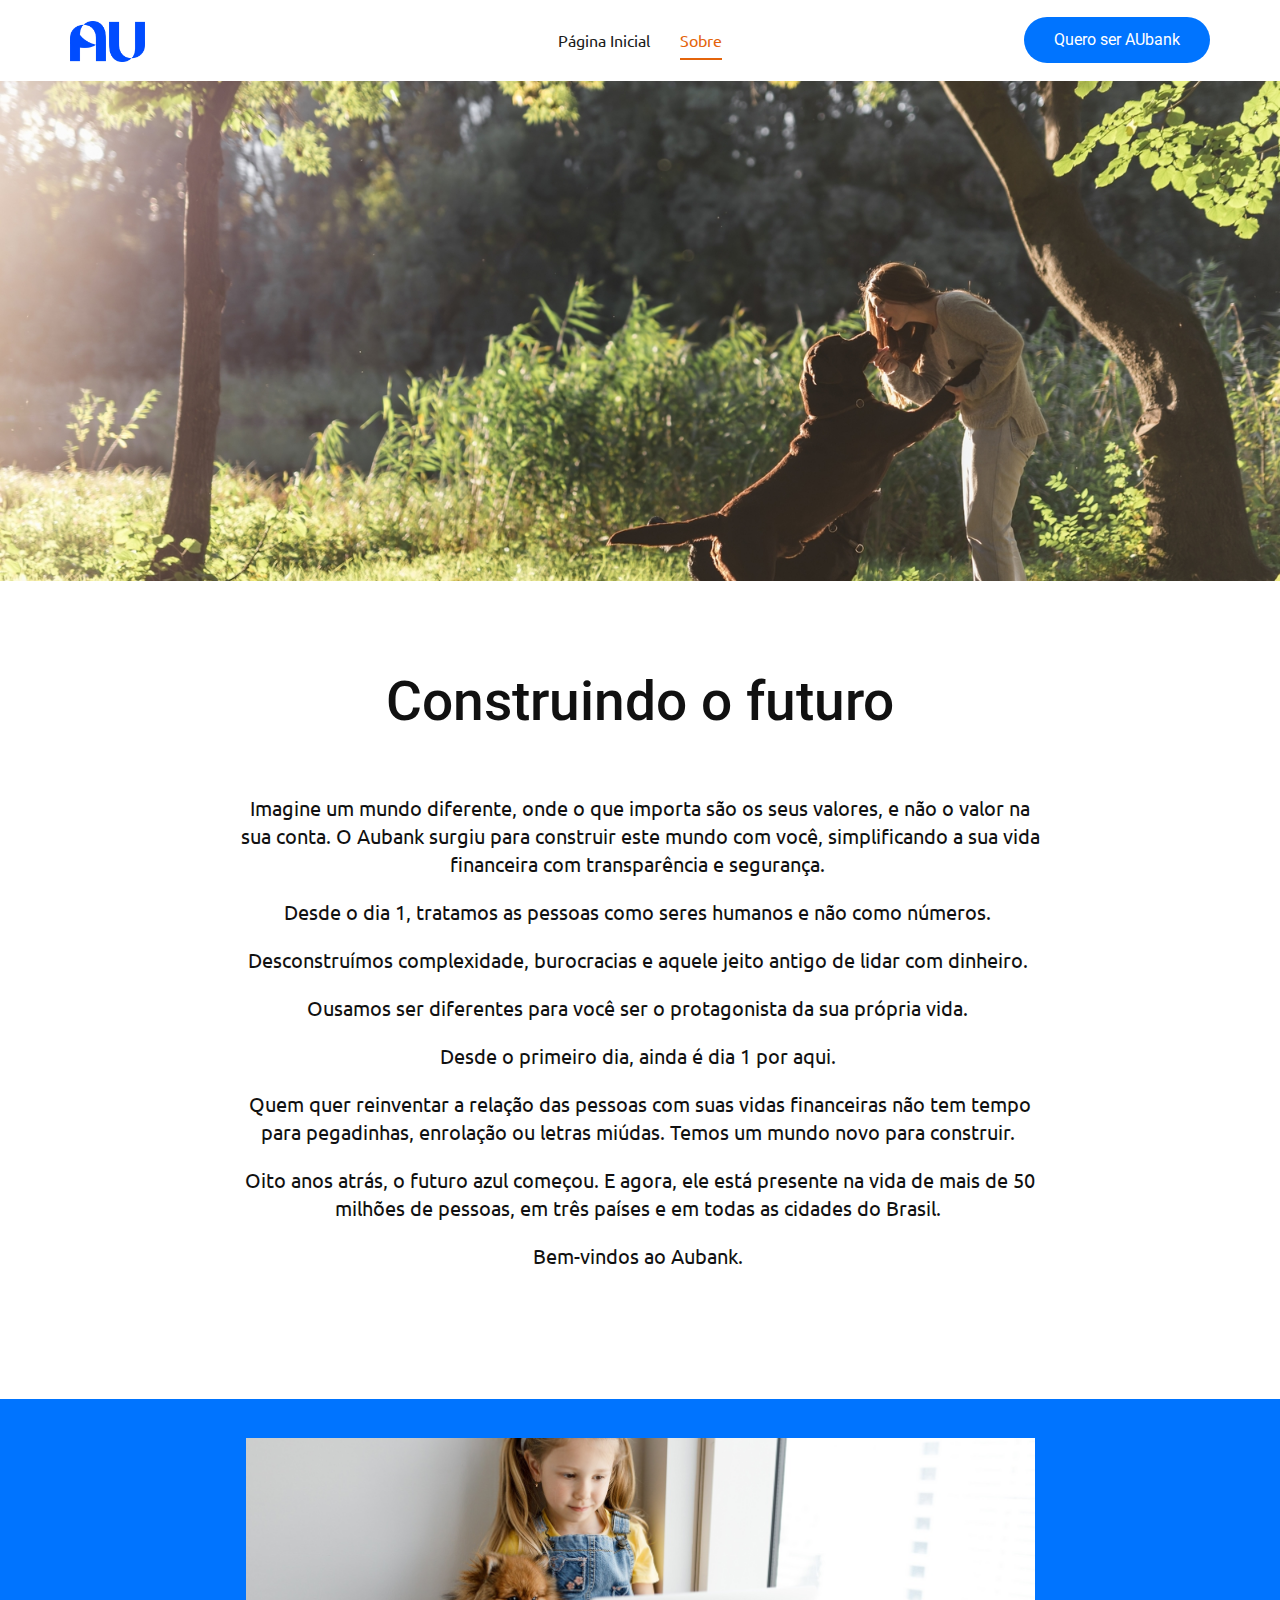
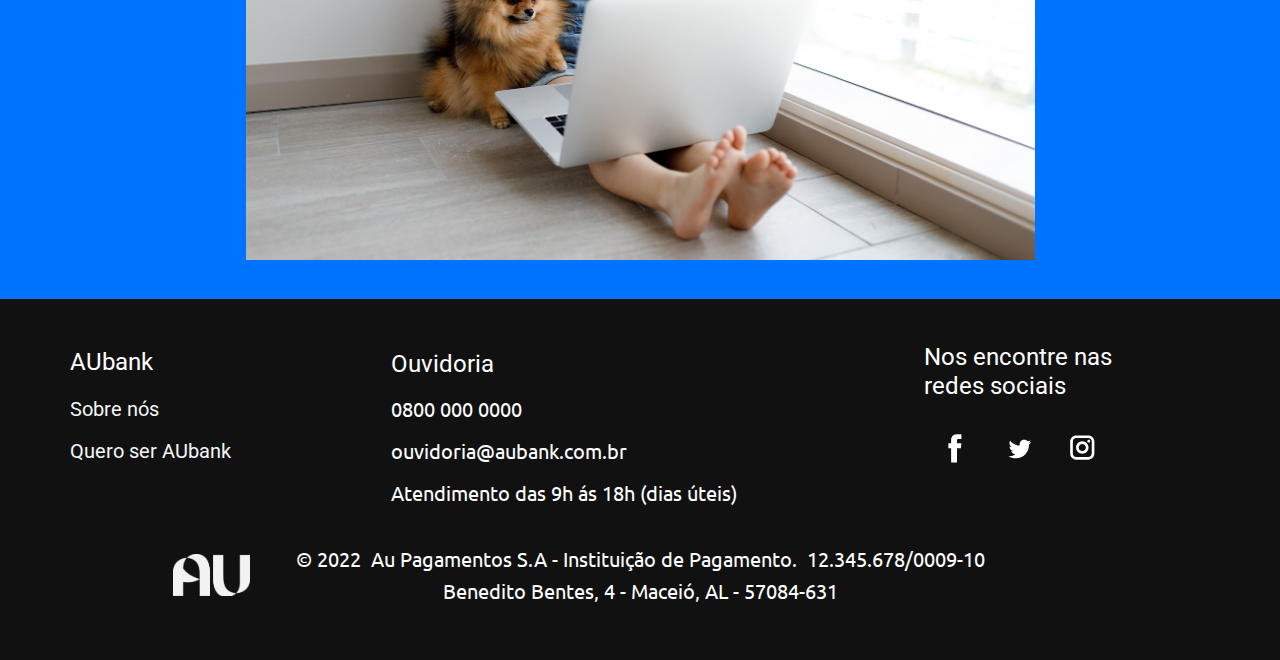
<file: Sobre.html>
<!DOCTYPE html>
<html style="font-size: 16px;">
  <head>
    <meta name="viewport" content="width=device-width, initial-scale=1.0">
    <meta charset="utf-8">
    <meta name="keywords" content="Construindo o futuro">
    <meta name="description" content="">
    <meta name="page_type" content="np-template-header-footer-from-plugin">
    <title>Sobre</title>
    <link rel="stylesheet" href="nicepage.css" media="screen">
<link rel="stylesheet" href="Sobre.css" media="screen">
    <script class="u-script" type="text/javascript" src="jquery.js" defer=""></script>
    <script class="u-script" type="text/javascript" src="nicepage.js" defer=""></script>
    <meta name="generator" content="Nicepage 4.10.5, nicepage.com">
    <link id="u-theme-google-font" rel="stylesheet" href="https://fonts.googleapis.com/css?family=Ubuntu:300,300i,400,400i,500,500i,700,700i|Magra:400,700">
    <link id="u-page-google-font" rel="stylesheet" href="https://fonts.googleapis.com/css?family=Roboto:100,100i,300,300i,400,400i,500,500i,700,700i,900,900i">
    
    
    
    
    
    <script type="application/ld+json">{
		"@context": "http://schema.org",
		"@type": "Organization",
		"name": "",
		"logo": "images/logo-azul2.png",
		"sameAs": [
				"https://facebook.com",
				"https://twitter.com",
				"https://instagram.com"
		]
}</script>
    <meta name="theme-color" content="#e4640b">
    <meta name="twitter:site" content="@">
    <meta name="twitter:card" content="summary_large_image">
    <meta name="twitter:title" content="Sobre">
    <meta name="twitter:description" content="">
    <meta property="og:title" content="Sobre">
    <meta property="og:type" content="website">
  </head>
  <body class="u-body u-xl-mode"><header class="u-clearfix u-header u-header" id="sec-435e"><div class="u-clearfix u-sheet u-sheet-1">
        <a href="Conta.html" data-page-id="180149225" class="u-border-none u-btn u-btn-round u-button-style u-custom-color-1 u-custom-font u-font-roboto u-radius-30 u-text-active-white u-text-hover-white u-btn-1">Quero ser AUbank</a>
        <nav class="u-menu u-menu-dropdown u-offcanvas u-menu-1" data-responsive-from="XXL">
          <div class="menu-collapse" style="font-size: 1rem; letter-spacing: 0px;">
            <a class="u-button-style u-custom-left-right-menu-spacing u-custom-padding-bottom u-custom-top-bottom-menu-spacing u-nav-link u-text-active-palette-1-base u-text-hover-palette-2-base" href="#">
              <svg class="u-svg-link" viewBox="0 0 24 24"><use xmlns:xlink="http://www.w3.org/1999/xlink" xlink:href="#menu-hamburger"></use></svg>
              <svg class="u-svg-content" version="1.1" id="menu-hamburger" viewBox="0 0 16 16" x="0px" y="0px" xmlns:xlink="http://www.w3.org/1999/xlink" xmlns="http://www.w3.org/2000/svg"><g><rect y="1" width="16" height="2"></rect><rect y="7" width="16" height="2"></rect><rect y="13" width="16" height="2"></rect>
</g></svg>
            </a>
          </div>
          <div class="u-custom-menu u-nav-container">
            <ul class="u-nav u-spacing-30 u-unstyled u-nav-1"><li class="u-nav-item"><a class="u-border-2 u-border-active-palette-1-base u-border-hover-palette-1-base u-border-no-left u-border-no-right u-border-no-top u-button-style u-nav-link u-text-active-palette-1-base u-text-grey-90 u-text-hover-grey-90" href="Página-Inicial.html" style="padding: 10px 0px;">Página Inicial</a>
</li><li class="u-nav-item"><a class="u-border-2 u-border-active-palette-1-base u-border-hover-palette-1-base u-border-no-left u-border-no-right u-border-no-top u-button-style u-nav-link u-text-active-palette-1-base u-text-grey-90 u-text-hover-grey-90" href="Sobre.html" style="padding: 10px 0px;">Sobre</a>
</li></ul>
          </div>
          <div class="u-custom-menu u-nav-container-collapse">
            <div class="u-black u-container-style u-inner-container-layout u-opacity u-opacity-95 u-sidenav">
              <div class="u-inner-container-layout u-sidenav-overflow">
                <div class="u-menu-close"></div>
                <ul class="u-align-center u-nav u-popupmenu-items u-unstyled u-nav-2"><li class="u-nav-item"><a class="u-button-style u-nav-link" href="Página-Inicial.html">Página Inicial</a>
</li><li class="u-nav-item"><a class="u-button-style u-nav-link" href="Sobre.html">Sobre</a>
</li></ul>
              </div>
            </div>
            <div class="u-black u-menu-overlay u-opacity u-opacity-70"></div>
          </div>
        </nav>
        <a href="Página-Inicial.html" data-page-id="155417333" class="u-image u-logo u-image-1" data-image-width="1030" data-image-height="568" title="Página Inicial">
          <img class="u-logo-image u-logo-image-1" src="images/logo-azul2.png">
        </a>
      </div></header>
    <section class="u-clearfix u-image u-section-1" id="sec-00d0" data-image-width="5812" data-image-height="3880">
      <div class="u-clearfix u-sheet u-sheet-1"></div>
    </section>
    <section class="u-align-left u-clearfix u-section-2" id="sec-e252">
      <div class="u-clearfix u-sheet u-sheet-1">
        <div class="fr-view u-clearfix u-rich-text u-text u-text-1">
          <h1 style="text-align: center;">
            <span class="u-custom-font u-font-roboto" style="font-weight: 500; font-size: 3.4375rem;">Construindo o futuro</span>
          </h1>
          <p style="text-align: center; line-height: 1.4;">
            <br>
          </p>
          <p style="text-align: center; line-height: 1.4;">
            <span style="font-size: 1.25rem;">Imagine um mundo diferente, onde o que importa são os seus valores, e não o valor na sua conta. O Aubank surgiu para construir este mundo com você, simplificando a sua vida financeira com transparência e segurança.&nbsp;</span>
          </p>
          <p style="text-align: center; line-height: 1.4;">
            <span style="font-size: 1.25rem;">Desde o dia 1, tratamos as pessoas como seres humanos e não como números.&nbsp;</span>
          </p>
          <p style="text-align: center; line-height: 1.4;">
            <span style="font-size: 1.25rem;">Desconstruímos complexidade, burocracias e aquele jeito antigo de lidar com dinheiro.&nbsp;</span>
          </p>
          <p style="text-align: center; line-height: 1.4;">
            <span style="font-size: 1.25rem;">Ousamos ser diferentes para você ser o protagonista da sua própria vida.&nbsp;</span>
          </p>
          <p style="text-align: center; line-height: 1.4;">
            <span style="font-size: 1.25rem;">Desde o primeiro dia, ainda é dia 1 por aqui.&nbsp;</span>
          </p>
          <p style="text-align: center; line-height: 1.4;">
            <span style="font-size: 1.25rem;">Quem quer reinventar a relação das pessoas com suas vidas financeiras não tem tempo para pegadinhas, enrolação ou letras miúdas. Temos um mundo novo para construir.&nbsp;</span>
          </p>
          <p style="text-align: center; line-height: 1.4;">
            <span style="font-size: 1.25rem;">Oito anos atrás, o futuro azul começou. E agora, ele está presente na vida de mais de 50 milhões de pessoas, em três países e em todas as cidades do Brasil.&nbsp;</span>
          </p>
          <p style="text-align: center; line-height: 1.4;">
            <span style="font-size: 1.25rem;">Bem-vindos ao Aubank.&nbsp;</span>
          </p>
        </div>
      </div>
    </section>
    <section class="u-clearfix u-custom-color-1 u-section-3" id="sec-ff0a">
      <div class="u-clearfix u-sheet u-valign-middle u-sheet-1">
        <img class="u-image u-image-default u-image-1" src="images/cute-little-girl-with-dog-and-laptop-at-home.jpg" alt="" data-image-width="6720" data-image-height="4480">
      </div>
    </section>
    
    
    
    <footer class="u-align-center u-clearfix u-custom-color-2 u-footer u-footer" id="sec-b1e0"><div class="u-clearfix u-sheet u-sheet-1">
        <p class="u-custom-font u-font-roboto u-text u-text-default u-text-1">AUbank</p>
        <p class="u-align-left u-custom-font u-font-roboto u-text u-text-2">Nos encontre nas redes sociais</p>
        <p class="u-custom-font u-font-roboto u-text u-text-default u-text-3">Ouvidoria</p>
        <a href="Sobre.html" data-page-id="143712856" class="u-border-none u-btn u-button-style u-custom-font u-font-roboto u-none u-text-custom-color-3 u-text-hover-custom-color-1 u-btn-1">Sobre nós</a>
        <p class="u-text u-text-default u-text-4">0800 000 0000&nbsp;</p>
        <a href="Conta.html" data-page-id="180149225" class="u-border-none u-btn u-button-style u-custom-font u-font-roboto u-none u-text-custom-color-3 u-text-hover-custom-color-1 u-btn-2">Quero ser AUbank</a>
        <p class="u-text u-text-default u-text-5">ouvidoria@aubank.com.br</p>
        <div class="u-social-icons u-spacing-25 u-social-icons-1">
          <a class="u-social-url" title="facebook" target="_blank" href="https://facebook.com"><span class="u-icon u-social-facebook u-social-icon u-text-custom-color-2 u-icon-1"><svg class="u-svg-link" preserveAspectRatio="xMidYMin slice" viewBox="0 0 112 112" style=""><use xmlns:xlink="http://www.w3.org/1999/xlink" xlink:href="#svg-9f62"></use></svg><svg class="u-svg-content" viewBox="0 0 112 112" x="0" y="0" id="svg-9f62"><circle fill="currentColor" cx="56.1" cy="56.1" r="55"></circle><path fill="#FFFFFF" d="M73.5,31.6h-9.1c-1.4,0-3.6,0.8-3.6,3.9v8.5h12.6L72,58.3H60.8v40.8H43.9V58.3h-8V43.9h8v-9.2
c0-6.7,3.1-17,17-17h12.5v13.9H73.5z"></path></svg></span>
          </a>
          <a class="u-social-url" title="twitter" target="_blank" href="https://twitter.com"><span class="u-icon u-social-icon u-social-twitter u-text-custom-color-2 u-icon-2"><svg class="u-svg-link" preserveAspectRatio="xMidYMin slice" viewBox="0 0 112 112" style=""><use xmlns:xlink="http://www.w3.org/1999/xlink" xlink:href="#svg-5b41"></use></svg><svg class="u-svg-content" viewBox="0 0 112 112" x="0" y="0" id="svg-5b41"><circle fill="currentColor" class="st0" cx="56.1" cy="56.1" r="55"></circle><path fill="#FFFFFF" d="M83.8,47.3c0,0.6,0,1.2,0,1.7c0,17.7-13.5,38.2-38.2,38.2C38,87.2,31,85,25,81.2c1,0.1,2.1,0.2,3.2,0.2
c6.3,0,12.1-2.1,16.7-5.7c-5.9-0.1-10.8-4-12.5-9.3c0.8,0.2,1.7,0.2,2.5,0.2c1.2,0,2.4-0.2,3.5-0.5c-6.1-1.2-10.8-6.7-10.8-13.1
c0-0.1,0-0.1,0-0.2c1.8,1,3.9,1.6,6.1,1.7c-3.6-2.4-6-6.5-6-11.2c0-2.5,0.7-4.8,1.8-6.7c6.6,8.1,16.5,13.5,27.6,14
c-0.2-1-0.3-2-0.3-3.1c0-7.4,6-13.4,13.4-13.4c3.9,0,7.3,1.6,9.8,4.2c3.1-0.6,5.9-1.7,8.5-3.3c-1,3.1-3.1,5.8-5.9,7.4
c2.7-0.3,5.3-1,7.7-2.1C88.7,43,86.4,45.4,83.8,47.3z"></path></svg></span>
          </a>
          <a class="u-social-url" title="instagram" target="_blank" href="https://instagram.com"><span class="u-icon u-social-icon u-social-instagram u-text-custom-color-2 u-icon-3"><svg class="u-svg-link" preserveAspectRatio="xMidYMin slice" viewBox="0 0 112 112" style=""><use xmlns:xlink="http://www.w3.org/1999/xlink" xlink:href="#svg-a195"></use></svg><svg class="u-svg-content" viewBox="0 0 112 112" x="0" y="0" id="svg-a195"><circle fill="currentColor" cx="56.1" cy="56.1" r="55"></circle><path fill="#FFFFFF" d="M55.9,38.2c-9.9,0-17.9,8-17.9,17.9C38,66,46,74,55.9,74c9.9,0,17.9-8,17.9-17.9C73.8,46.2,65.8,38.2,55.9,38.2
z M55.9,66.4c-5.7,0-10.3-4.6-10.3-10.3c-0.1-5.7,4.6-10.3,10.3-10.3c5.7,0,10.3,4.6,10.3,10.3C66.2,61.8,61.6,66.4,55.9,66.4z"></path><path fill="#FFFFFF" d="M74.3,33.5c-2.3,0-4.2,1.9-4.2,4.2s1.9,4.2,4.2,4.2s4.2-1.9,4.2-4.2S76.6,33.5,74.3,33.5z"></path><path fill="#FFFFFF" d="M73.1,21.3H38.6c-9.7,0-17.5,7.9-17.5,17.5v34.5c0,9.7,7.9,17.6,17.5,17.6h34.5c9.7,0,17.5-7.9,17.5-17.5V38.8
C90.6,29.1,82.7,21.3,73.1,21.3z M83,73.3c0,5.5-4.5,9.9-9.9,9.9H38.6c-5.5,0-9.9-4.5-9.9-9.9V38.8c0-5.5,4.5-9.9,9.9-9.9h34.5
c5.5,0,9.9,4.5,9.9,9.9V73.3z"></path></svg></span>
          </a>
        </div>
        <p class="u-text u-text-default u-text-6">Atendimento das 9h&nbsp;ás 18h (dias úteis)&nbsp;</p>
        <p class="u-text u-text-default u-text-7"> © 2022&nbsp; Au Pagamentos S.A - Instituição de Pagamento.&nbsp;&nbsp;12.345.678/0009-10<br>Benedito Bentes, 4 - Maceió, AL - 57084-631
        </p>
        <img class="u-image u-image-default u-image-1" src="images/f22fb47c-8602-47f0-8f2f-7c3a15698e83.png" alt="" data-image-width="375" data-image-height="207">
      </div>
</file>
